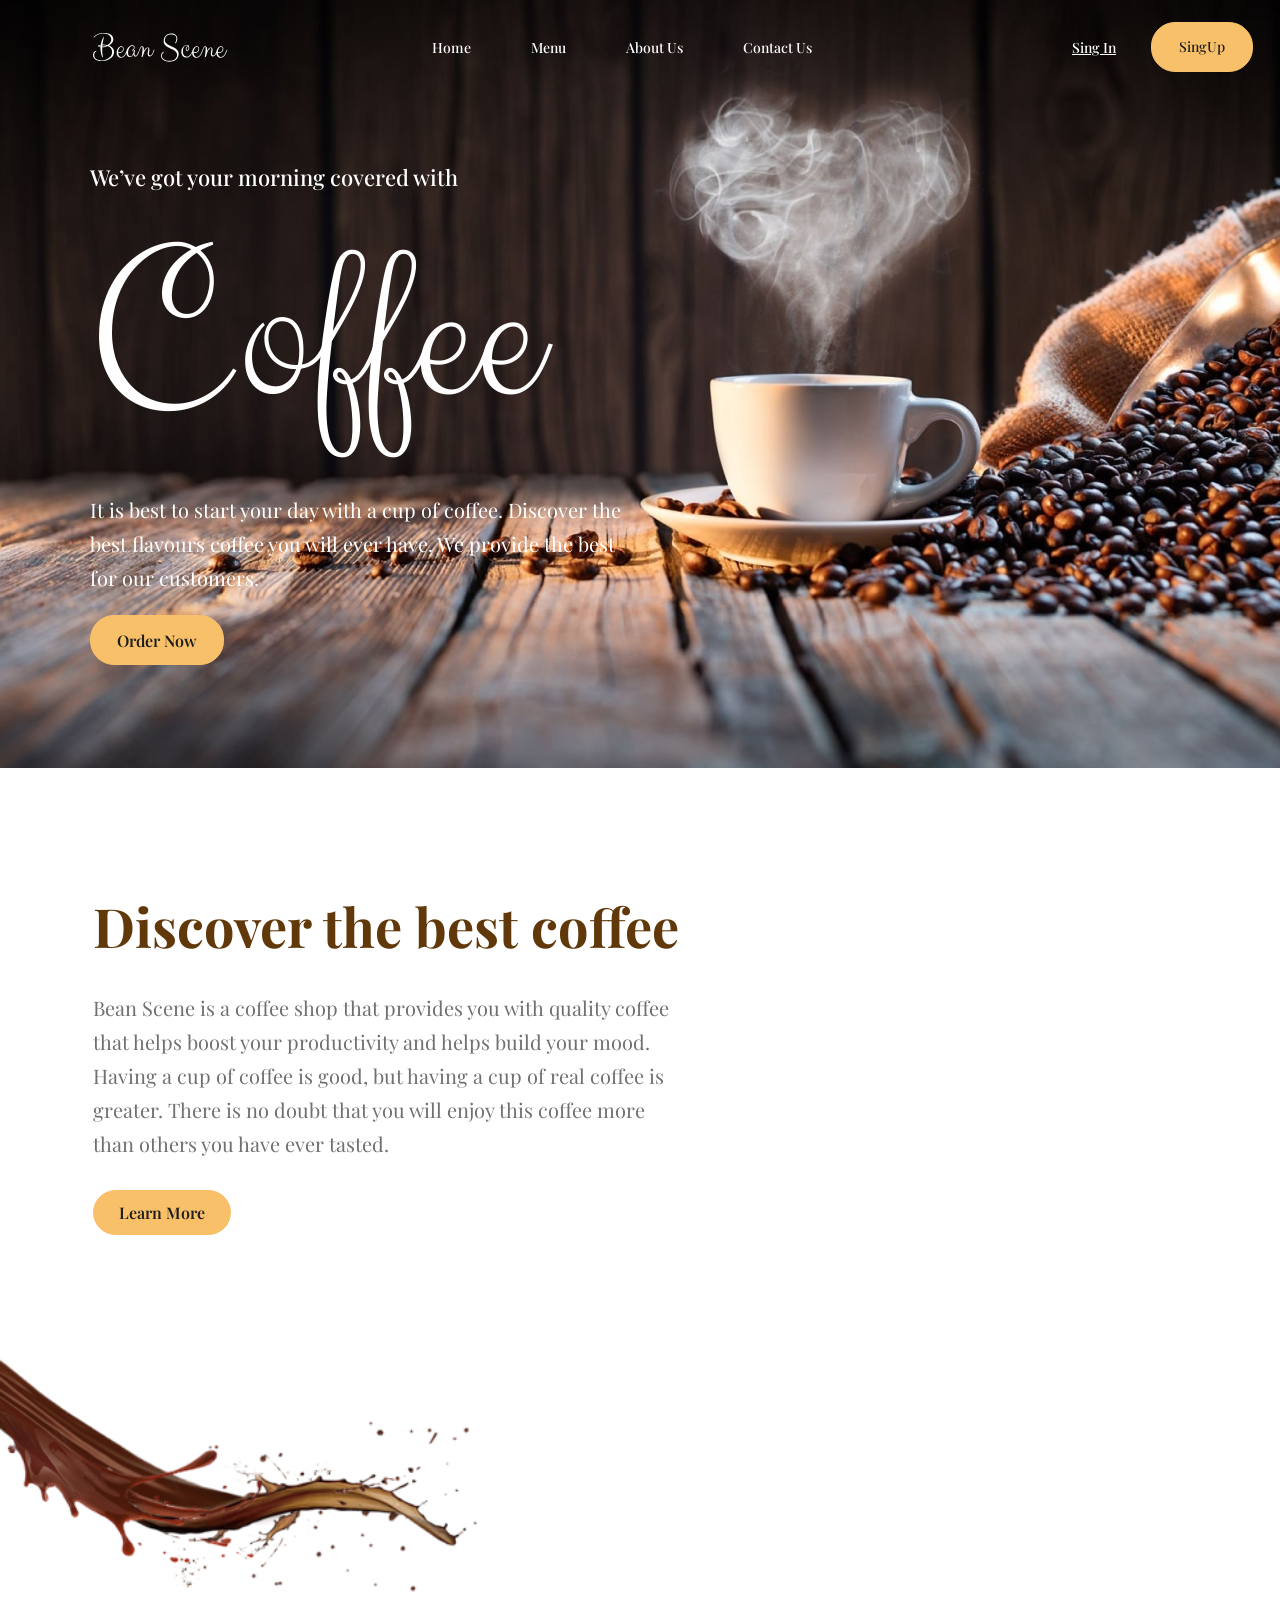
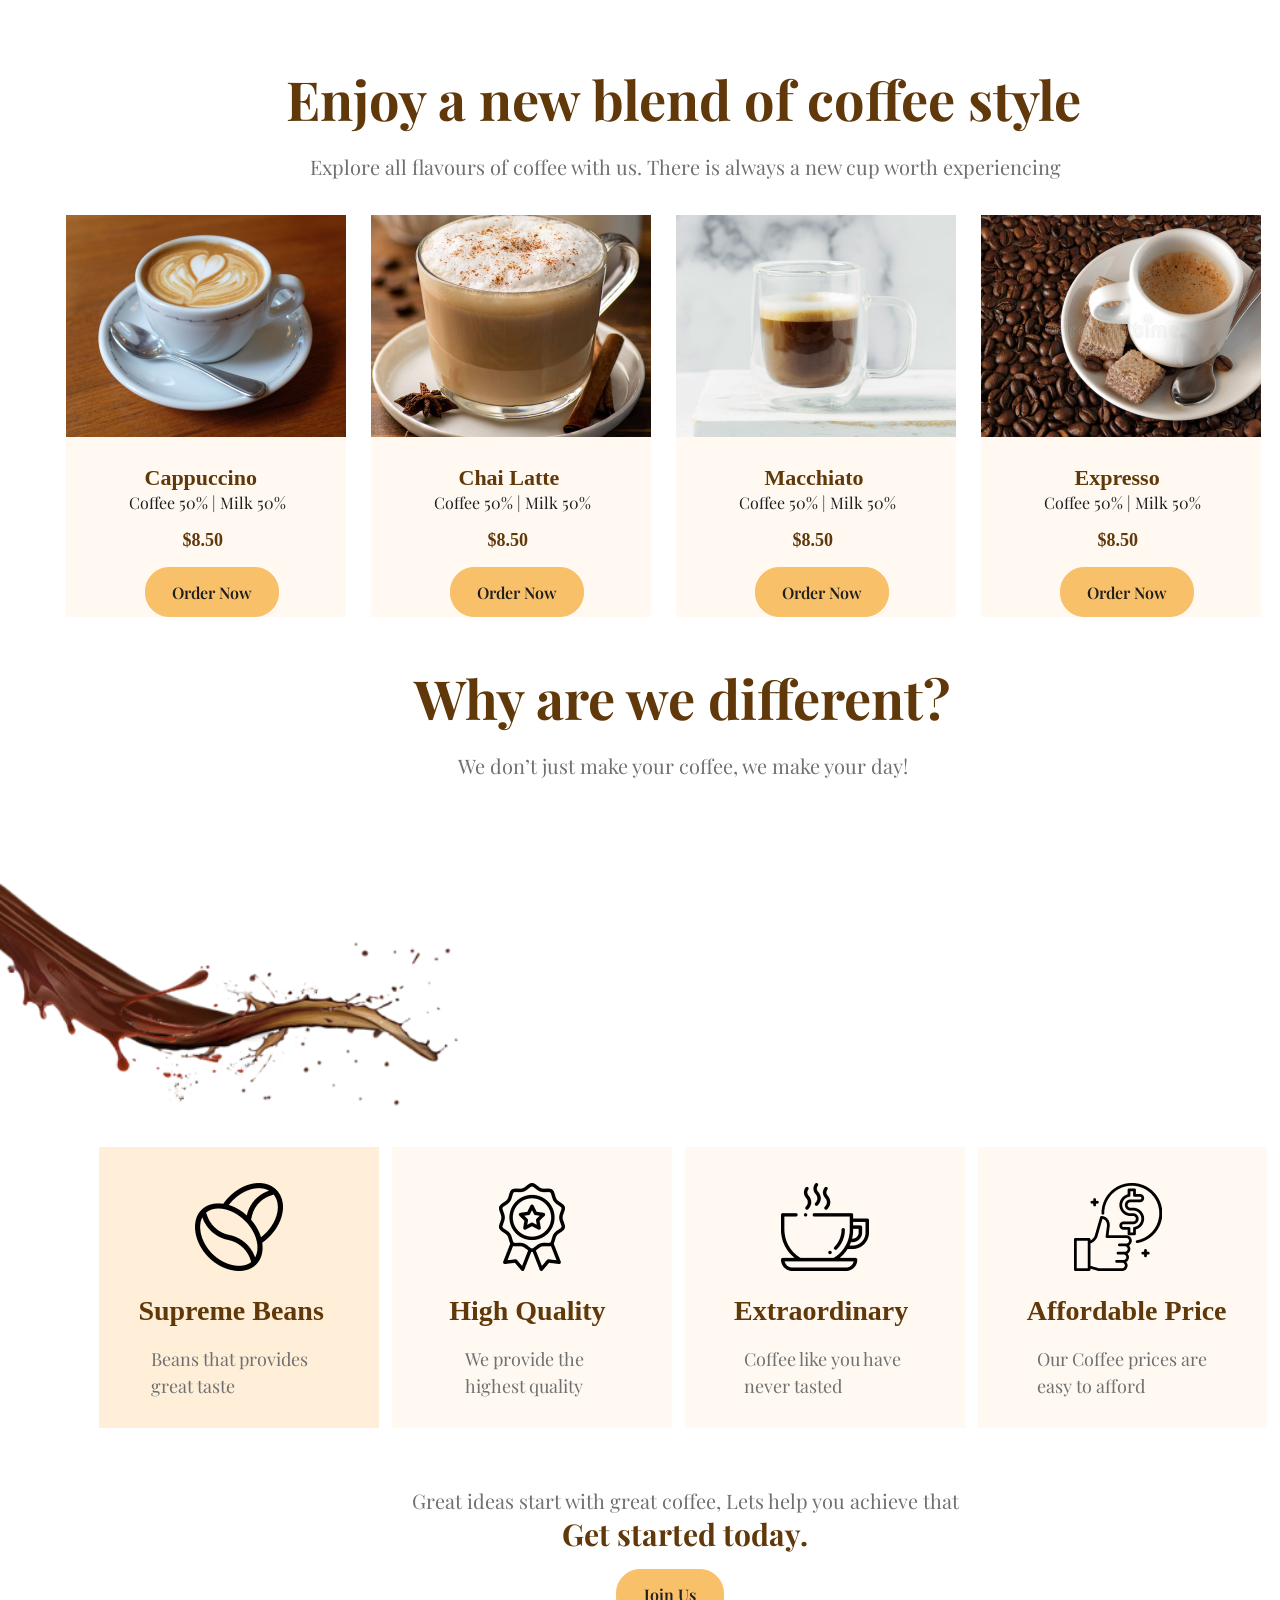
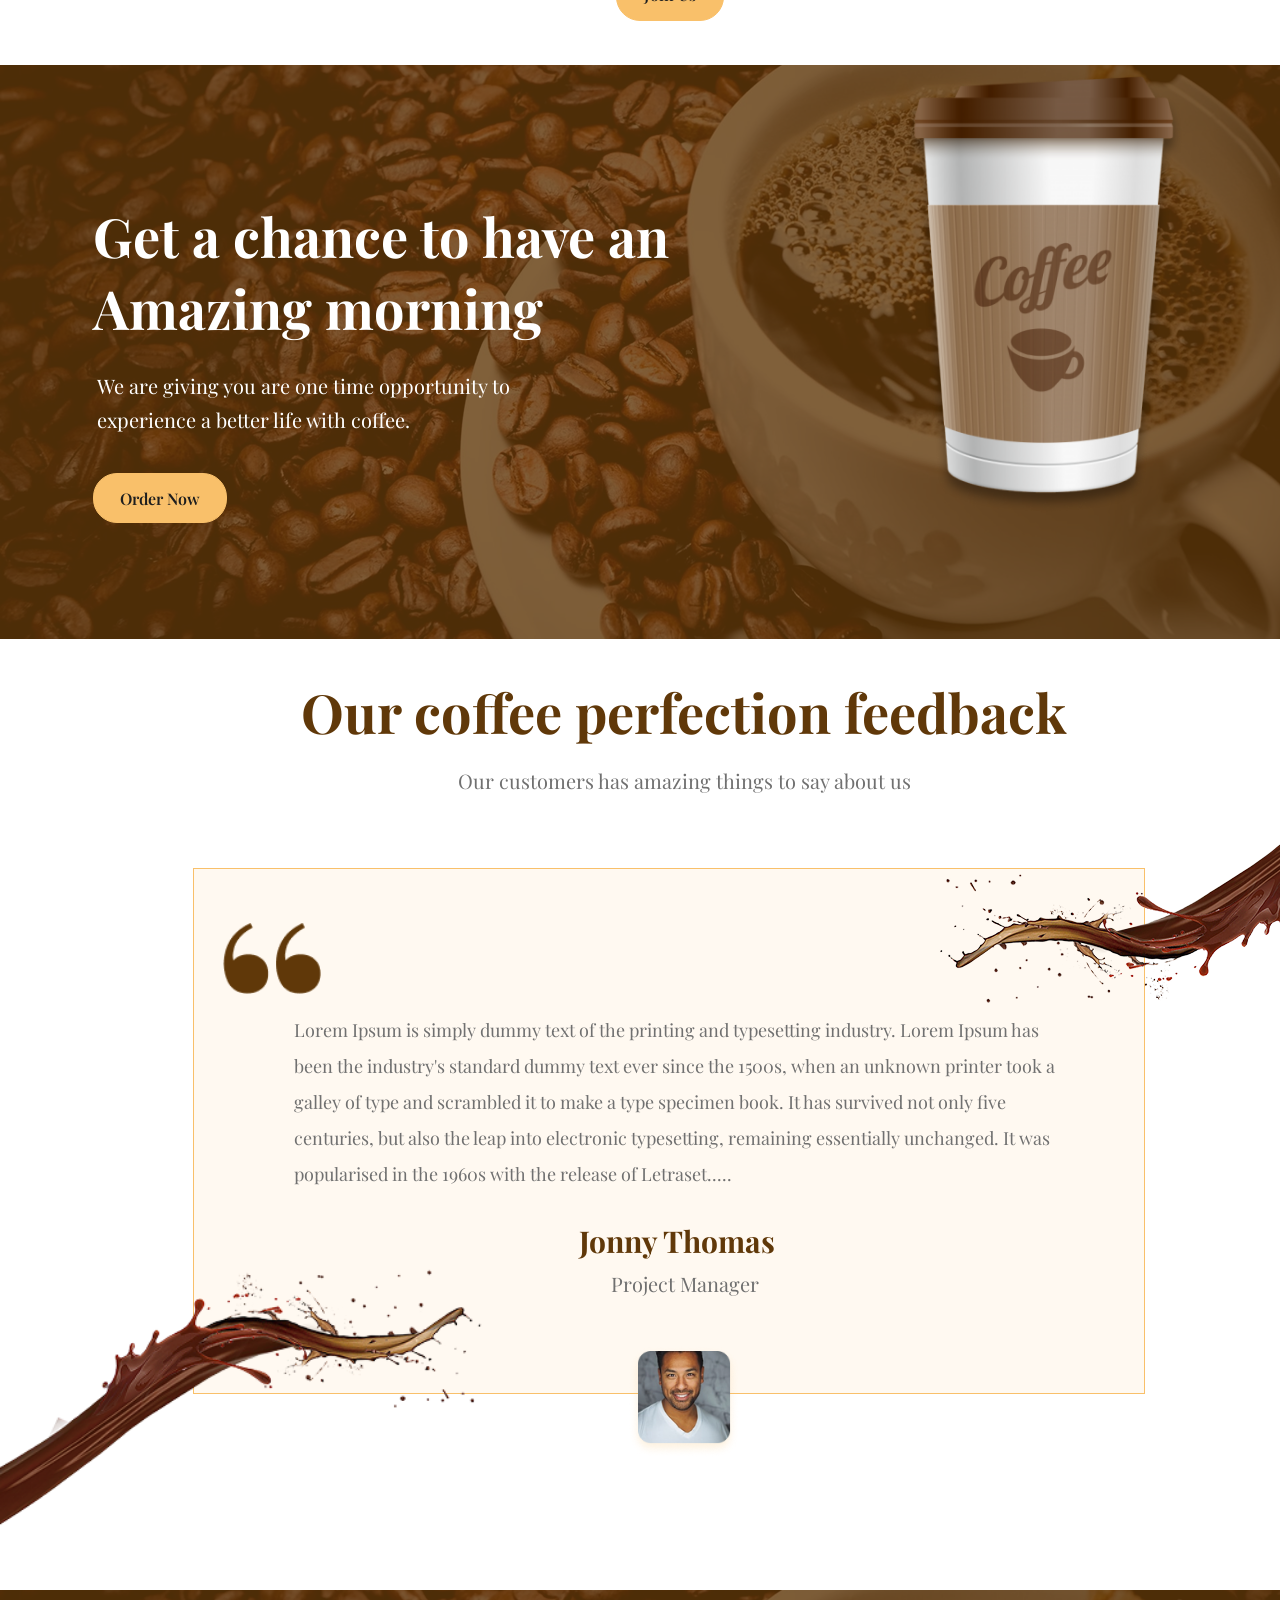
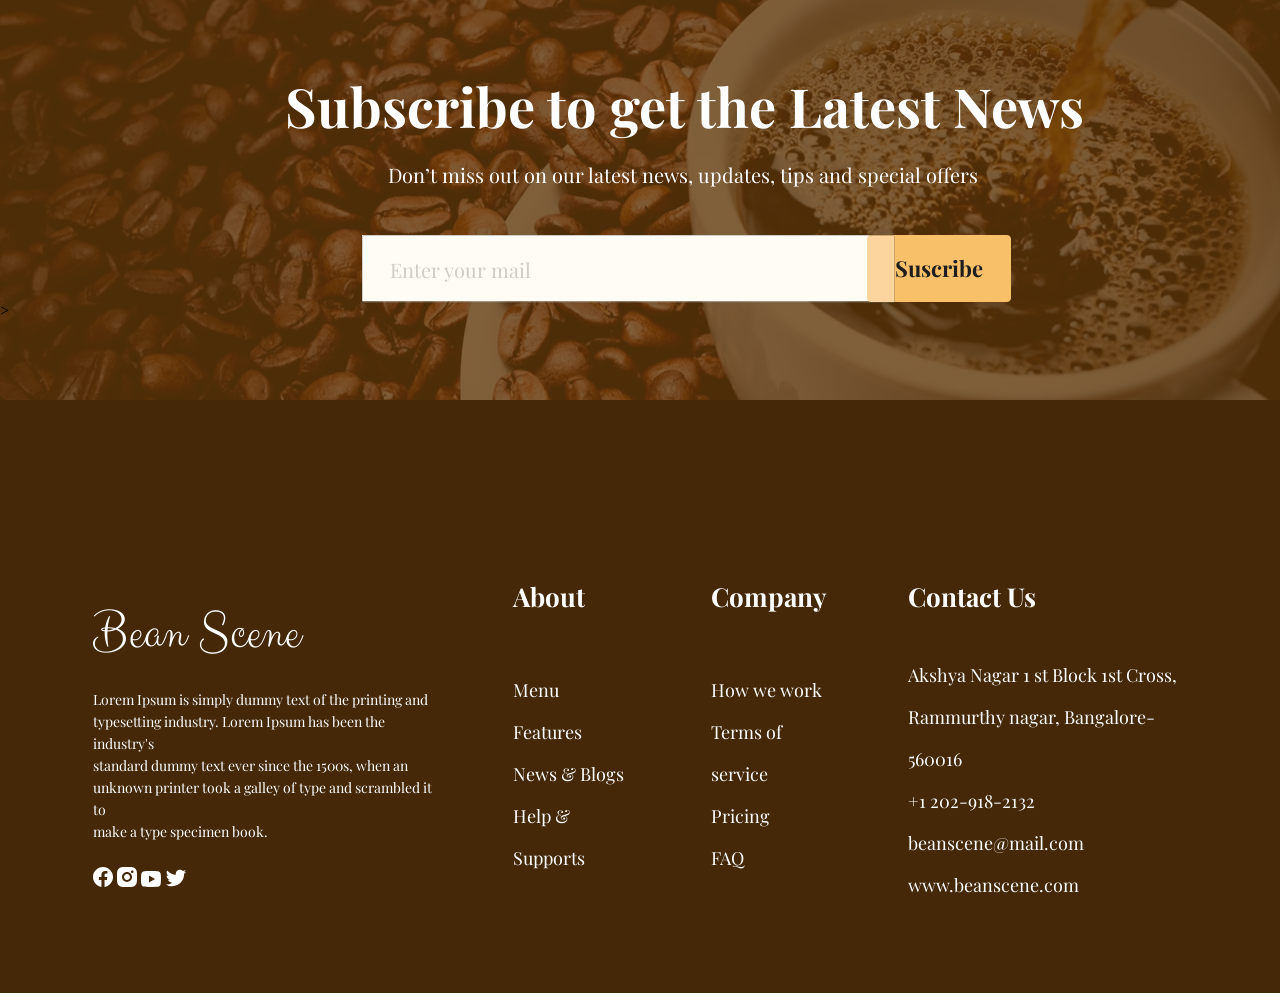
<file: index.html>
<!DOCTYPE html>
<html lang="en">
<head>
    <meta charset="UTF-8">
    <meta http-equiv="X-UA-Compatible" content="IE=edge">
    <meta name="viewport" content="width=device-width, initial-scale=1.0">
    <title>BeanScene</title>
    <link rel="stylesheet" href="styles/style.css">
    
</head>
<body class="body">
    <header class="header">
        <img src="images/BeanScene.svg" alt="Beanscene" width="135" height="46">
            <nav class="nav">   
            <a class="menu-pup" href="">Home</a>
            <a class="menu-pup" href="">Menu</a>
            <a class="menu-pup" href="">About Us</a>
            <a class="menu-pup" href="">Contact Us</a>
            <a class="menu-link" href="">Sing In</a>
            <button class="menu-button" href="">SingUp</button>
        </nav>
    </header>
    <main class="main">
        <section class="coffee"> 
            <div class="coffee-content">
                <h5 class="Weve">We’ve got your morning covered with</h5>
                <h1 class="titlee">Coffee</h1>
                <h3 class="itis">It is best to start your day with a cup of coffee. Discover the <br> best flavours coffee you will ever have. We provide the best<br> for our customers.</h3>
                <button class="main-button" href="">Order Now</button>
                
            </div>
        </section>
        <section class="white">
            
            <div class="caca">
                
                <div class="stylizedcup">
                    <h1 class="Discover">Discover the best coffee</h1>
                    <h3 class="provides">Bean Scene is a coffee shop that provides you with quality coffee <br> that helps boost your productivity and helps build your mood.<br> Having a cup of coffee is good, but having a cup of real coffee is <br> greater. There is no doubt that you will enjoy this coffee more <br> than others you have ever tasted.</h3>
                    <button class="button" href="">Learn More</button>    
                </div>
            </div>
            </section>
                <div class="blast">
                    <img src="images/coffee_blast.png" width="498" height="272" alt="blast">
                </div>
            <section>
            <div class="blend">
                <h1 class="enjoy">Enjoy a new blend of coffee style</h1>
                <h3 class="Explore">Explore all flavours of coffee with us. There is always a new cup worth experiencing</h3>
            </div>
            
            <ul class="row">
                <div class="Cappuccino">
                    <img src="images/Cappuccino.jpg" alt="Кпапучино" width="280" height="222">
                    <h3 class="cap">Cappuccino</h3>
                    <h2 class="milk">Coffee 50% | Milk 50%</h2>
                    <h2 class="mony">$8.50</h2>
                    <button class="main-buton">Order Now</button>
                </div>
                <div class="ChaiLatte">
                    <img src="images/ChaiLatte.jpg" alt="чай" width="280" height="222">
                    <h3 class="chai">Chai Latte</h3>
                    <h2 class="milk">Coffee 50% | Milk 50%</h2>
                    <h2 class="mony">$8.50</h2>
                    <button class="main-buton">Order Now</button>
                </div>
                <div class="Macchiato">
                    <img src="images/Macchiato.jpg" alt="макиато" width="280" height="222">
                    <h3 class="mac">Macchiato</h3>
                    <h2 class="milk">Coffee 50% | Milk 50%</h2>
                    <h2 class="mony">$8.50</h2>
                    <button class="main-buton">Order Now</button>
                </div>
                <div class="Expresso">
                    <img src="images/Expresso.jpg" alt="эспрессо" width="280" height="222">
                    <h3 class="exp">Expresso</h3>
                    <h2 class="milk">Coffee 50% | Milk 50%</h2>
                    <h2 class="mony">$8.50</h2>
                    <button class="main-buton">Order Now</button>
                </div>
            </ul>
        
        </section>
        <section>
            <div class="yourday">
                <h2 class="why">Why are we different?</h2>
                <h3 class="wedont">We don’t just make your coffee, we make your day!</h3>
            </div>
                <img src="images/coffee_blast.png" width="478" height="261">

            <ul class="roaw">
                <div class="Supremebeans">
                    <div class="bibi">
                    <img src="images/coffee-beans.png" width="88" height="88">
                    </div>
                    <h2 class="Supreme">Supreme Beans</h2>
                    <h3 class="provide">Beans that provides <br>
                    great taste</h3>
                </div>
                <div class="HighQuality">
                    <div class="hihi">
                    <img src="images/badge.png" width="88" height="88">
                    </div>
                    <h2 class="High">High Quality</h2>
                    <h3 class="wewe">We provide the<br>
                    highest quality</h3>
                </div>
                <div class="Extraordinary">
                    <div class="haha">
                    <img src="images/coffee-cup.png" width="88" height="88">
                    </div>
                    <h2 class="Extraor">Extraordinary</h2>
                    <h3 class="cici">Coffee like you have<br>
                    never tasted</h3>
                </div>
                <div class="Affordableprice">
                    <div class="lala">
                    <img src="images/best-price.png" width="88" height="88">
                    </div>
                    <h2 class="Affordablepr">Affordable Price</h2>
                    <h3 class="uiui">Our Coffee prices are<br>
                    easy to afford</h3>
                </div>
            </ul>
            <h4 class="great">Great ideas start with great coffee, Lets help you achieve that</h4>
            <h3 class="get">Get started today.</h3>
            <button class="join-button" href="">Join Us</button>
        </section>
        <section class="moreamazing">
            <sidebar class="cuppie">
                    <img src="images/cup.png" width="300" height="467">
                </sidebar>
            <div class="amazing">
                <h1 class="getachance">Get a chance to have an <br>
                    Amazing morning</h1>
                <h3 class="weare">We are giving you are one time opportunity to <br>
                    experience a better life with coffee.</h3>
                <button class="order-button" href="">Order Now</button>
                
            </div>
        </section>
        <section0>
            <h1 class="our">Our coffee perfection feedback</h1>
            <h2 class="wedont">Our customers has amazing things to say about us</h2> 
                
                <div class="reversspashe2">
                    <img src="images/coffee_blast (1).png" width="442" height="272">
                </div>
        
            <section>
                    <div class="text">
                    <div class="topleft">
                        <img src="images/“.png" width="98" height="68">
                    </div>
                    <h4 class="lorem">Lorem Ipsum is simply dummy text of the printing and typesetting industry. Lorem Ipsum has <br> been the industry's standard dummy text ever since the 1500s, when an unknown printer took a <br> galley of type and scrambled it to make a type specimen book. It has survived not only five <br> centuries, but also the leap into electronic typesetting, remaining essentially unchanged. It was <br> popularised in the 1960s with the release of Letraset.....</h4>
                    <h2 class="jonny">Jonny Thomas</h2>
                    <h3 class="manager">Project Manager</h3>
                    <div class="man">
                        <img src="images/man.png" width="112" height="112">
                    </div>
                    
                </div>
            </section>
                <div class="reversspashe">
                    <img src="images/coffee_blast (2).png" width="498" height="272">
                </div>
        </section0>
        <section class="prefooter">
            <div class="all">
                <h1 class="Subs">Subscribe to get the Latest News</h1>
                <h2 class="news">Don’t miss out on our latest news, updates, tips and special offers</h2>
                <div class="enteryourname">
                    <form class="mail">
                        <input class="inputname"
                        type="text"
                        placeholder="Enter your mail"
                        > 
                    </form>   
                </div>
                <div class="sbs">
                    <button class="Suscribe-button" href="">Suscribe</button>
                </div>>
            </div>
        </section>
    </main>
        
    <footer class="footer">
        <div class="footerer">
                <div class="vivi">
                    <h1 class="Scene">Bean Scene</h1>
                    <h2 class="ipsum">Lorem Ipsum is simply dummy text of the printing and <br> typesetting industry. Lorem Ipsum has been the industry's <br> standard dummy text ever since the 1500s, when an <br> unknown printer took a galley of type and scrambled it to <br> make a type specimen book.</h2>
                    <div class="svg">
                        <img src="images/facebook.svg">
                        <img src="images/Instagram.svg">
                        <img src="images/youtube.svg">
                        <img src="images/twitter.svg">
                    </div>
                </div>
                <div class="abaute">
                    <h1 class="a1">About</h1>
                    <h2 class="b1">Menu <br>
                    Features<br>
                    News & Blogs<br>
                    Help & Supports</h2>
                </div>
                <div>
                    <h1 class="a2">Company</h1>
            <h2 class="b2">How we work<br>
            Terms of service<br>
            Pricing<br>
            FAQ</h2>
            </div>
            <div>
            <h1 class="a3">Contact Us</h1>
            <h2 class="b3">Akshya Nagar 1 st Block 1st Cross,<br> Rammurthy nagar, Bangalore-560016<br>
            +1 202-918-2132<br>
            beanscene@mail.com<br>
            www.beanscene.com</h2>
            </div>
        </div>
    </footer>
    <div class="modal-overlay" id="registerModal">
    <div class="modal-content">
        <span class="close-modal">&times;</span>
        <h2>Create an Account</h2>
        <form class="registration-form">
            <div class="form-group">
                <input type="text" placeholder="Full Name" required>
            </div>
            <div class="form-group">
                <input type="email" placeholder="Email Address" required>
            </div>
            <div class="form-group">
                <input type="password" placeholder="Password" required>
            </div>
            <div class="form-group">
                <input type="password" placeholder="Confirm Password" required>
            </div>
            <button type="submit" class="register-btn">Register</button>
            <div class="login-link">
                Already have an account? <a href="#" class="login-link">Login</a>
            </div>
        </form>
    </div>
</div>
    <script> 
    
    const modal = document.getElementById("registerModal");
    const registerBtn = document.querySelector(".menu-button");
    const closeBtn = document.querySelector(".close-modal");
    
   
    registerBtn.addEventListener("click", function() {
        modal.style.display = "block";
    });
    

    closeBtn.addEventListener("click", function() {
        modal.style.display = "none";
    });
    

    window.addEventListener("click", function(event) {
        if (event.target == modal) {
            modal.style.display = "none";
        }
    });
    </script>
</body>
</html>
</file>
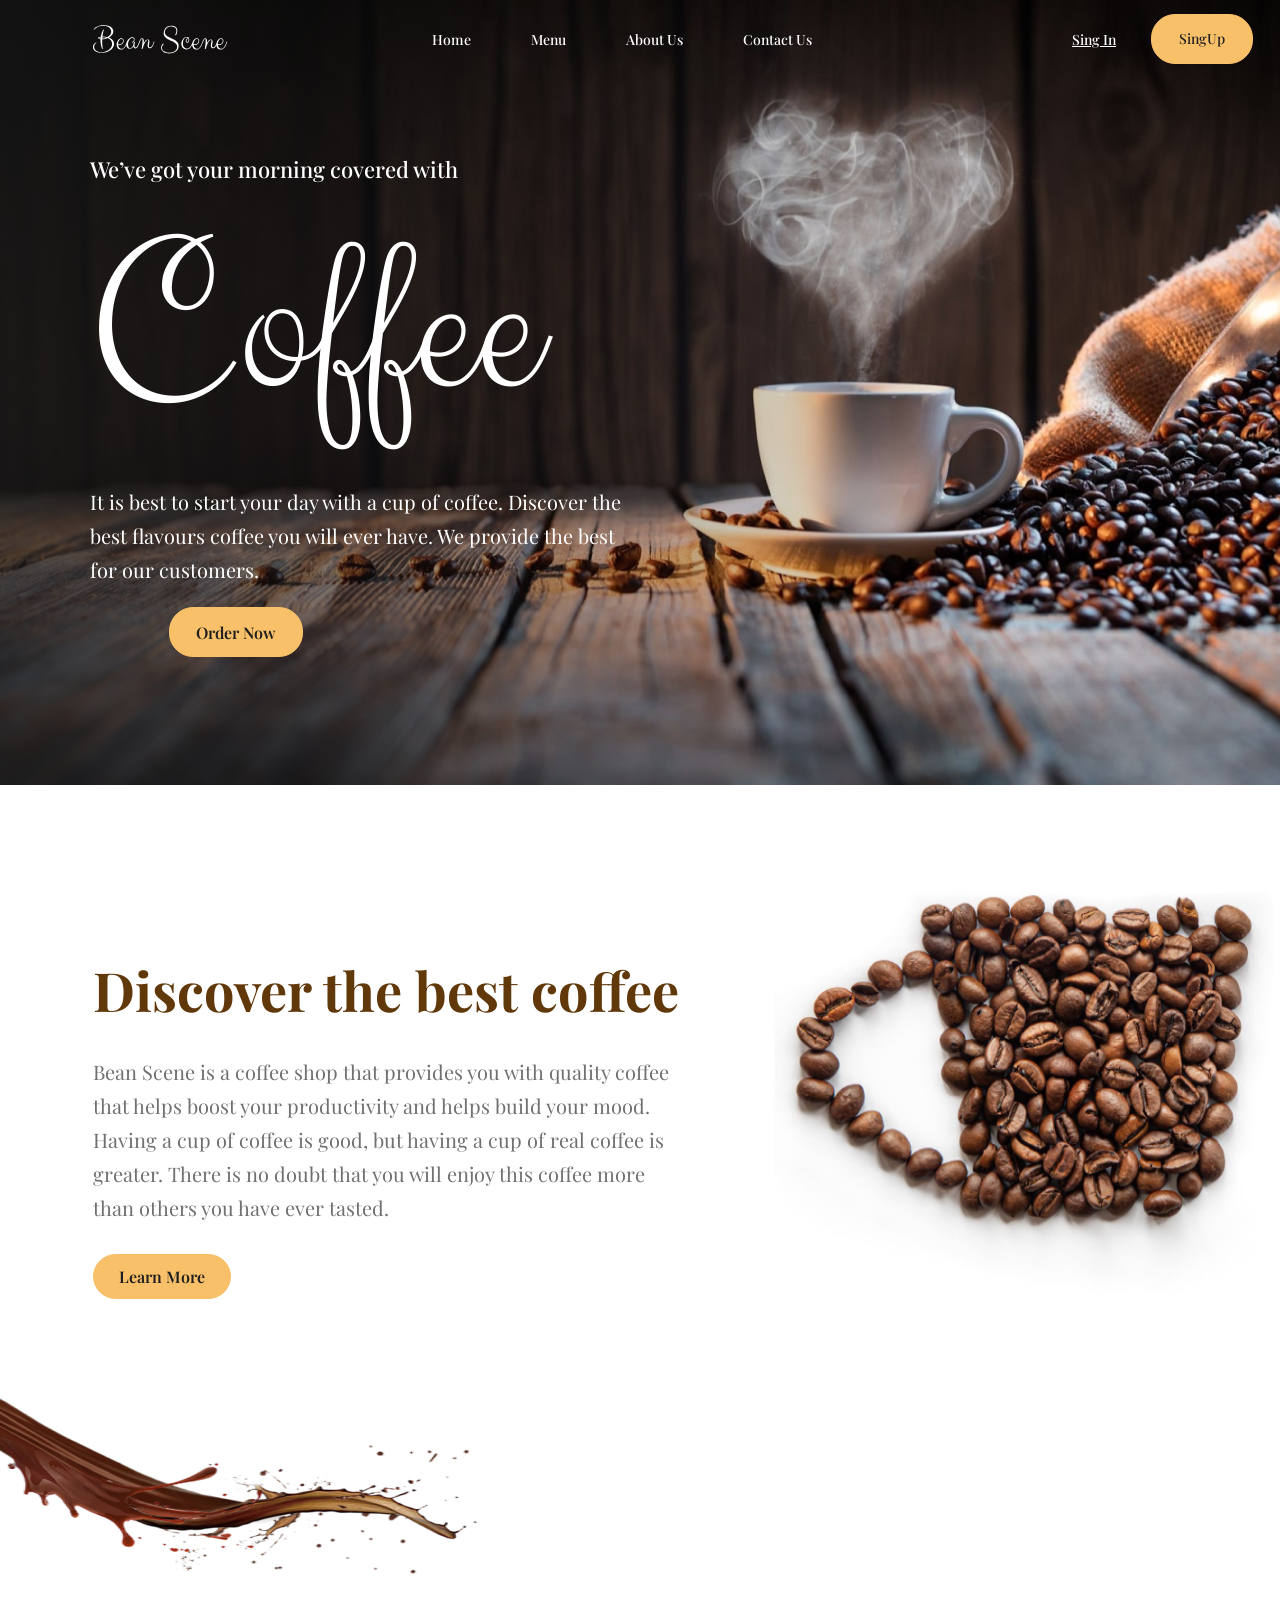
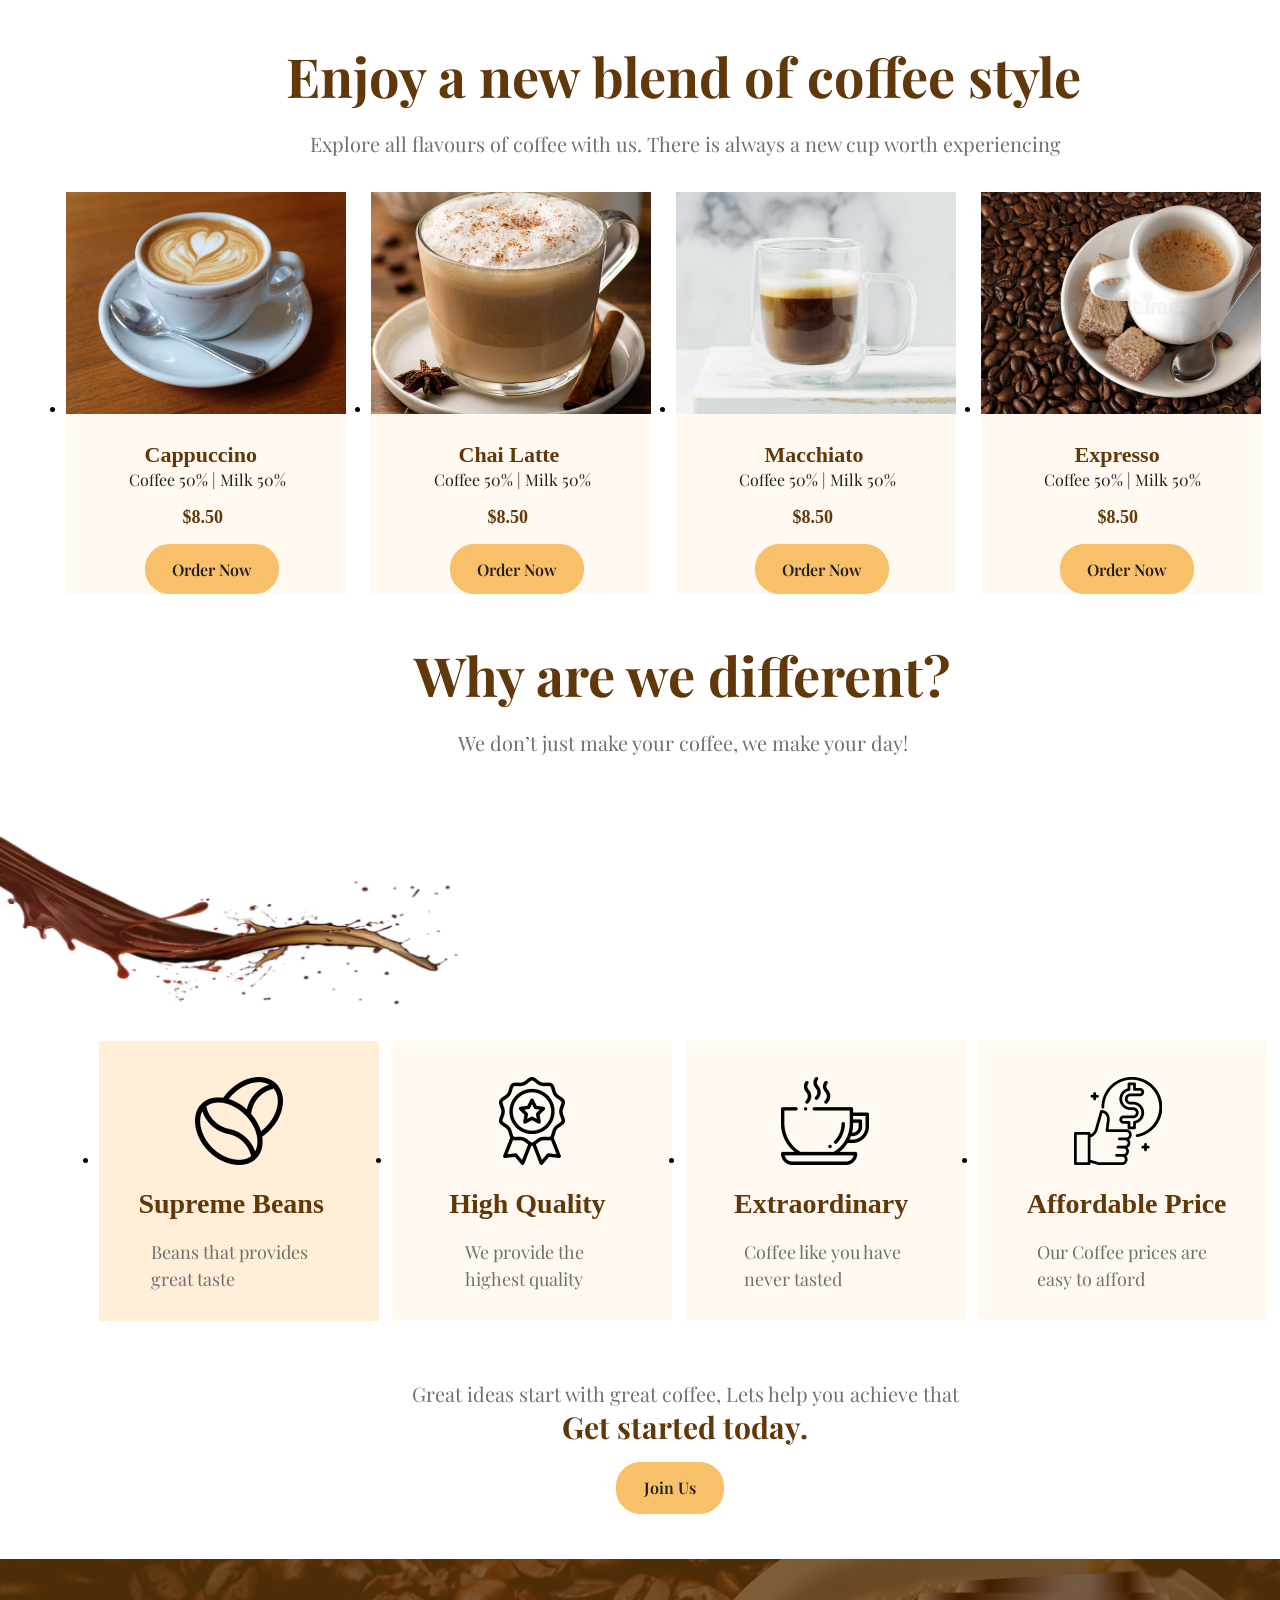
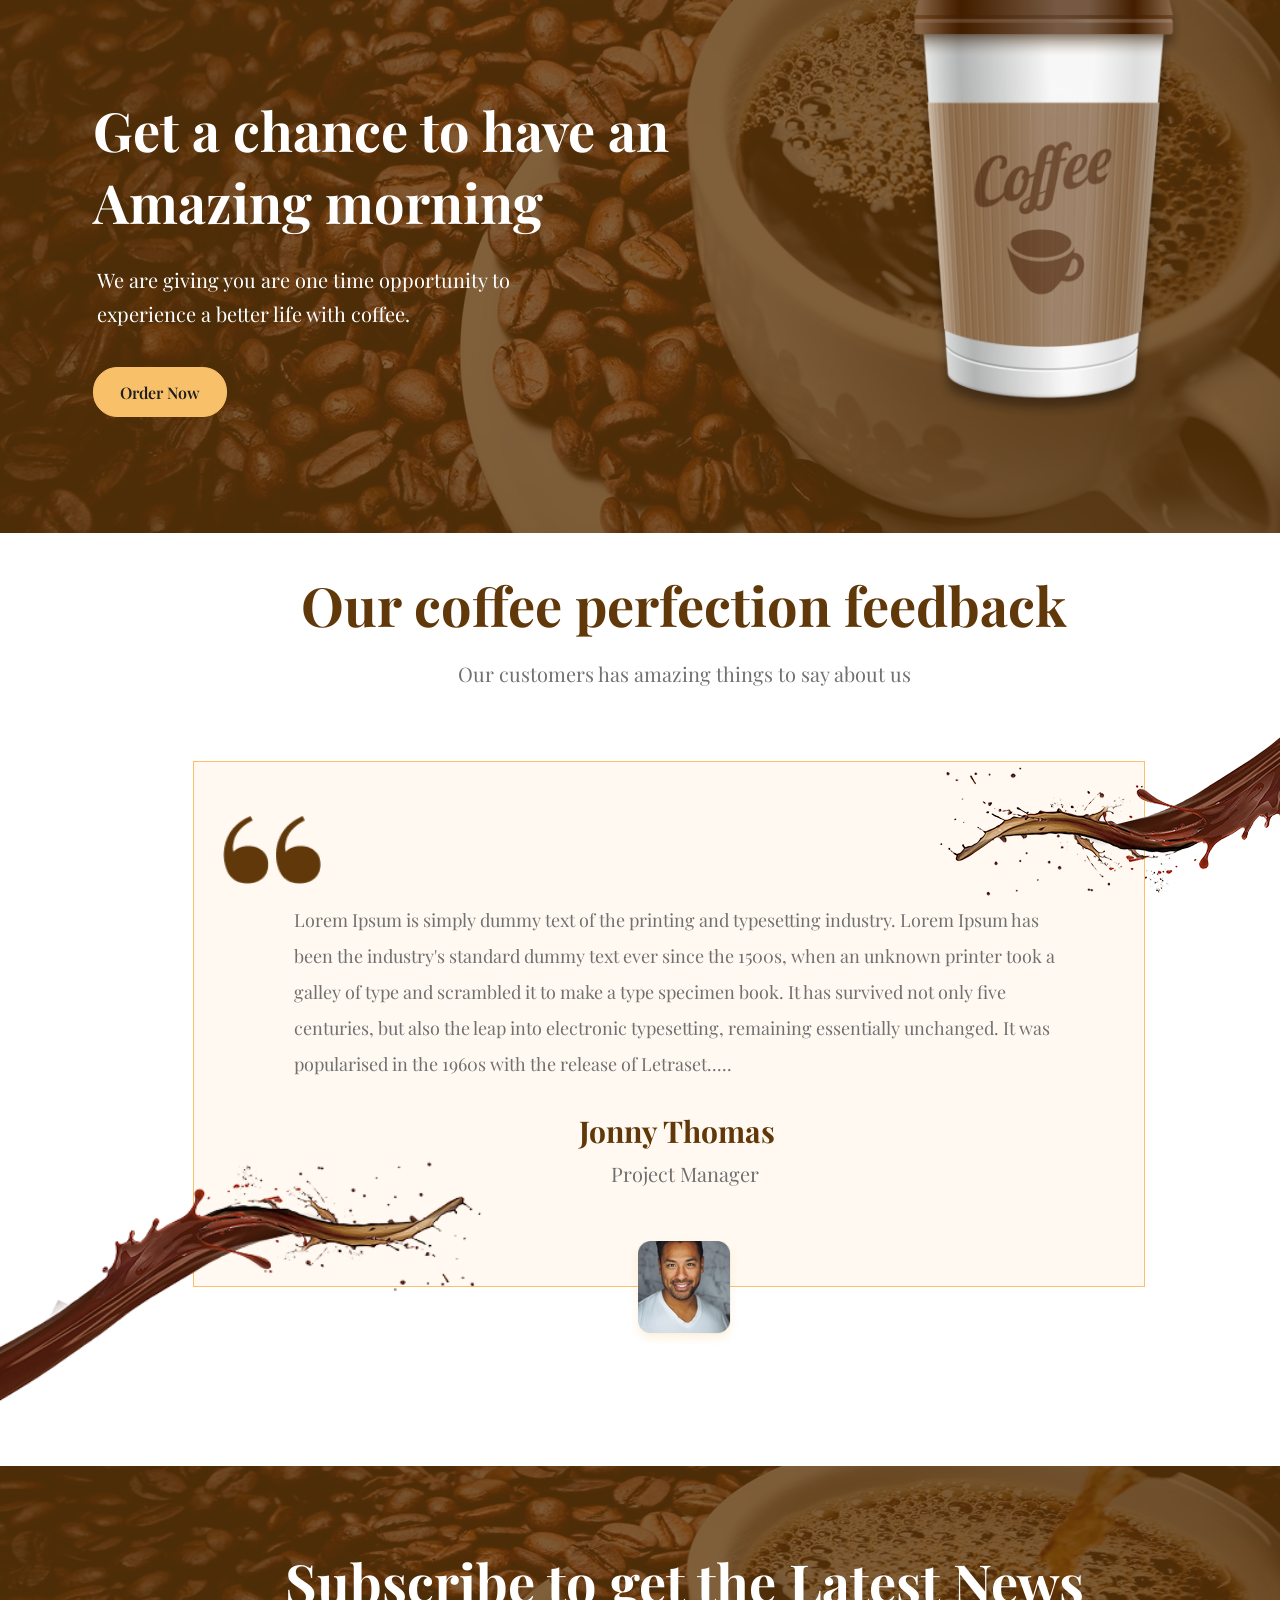
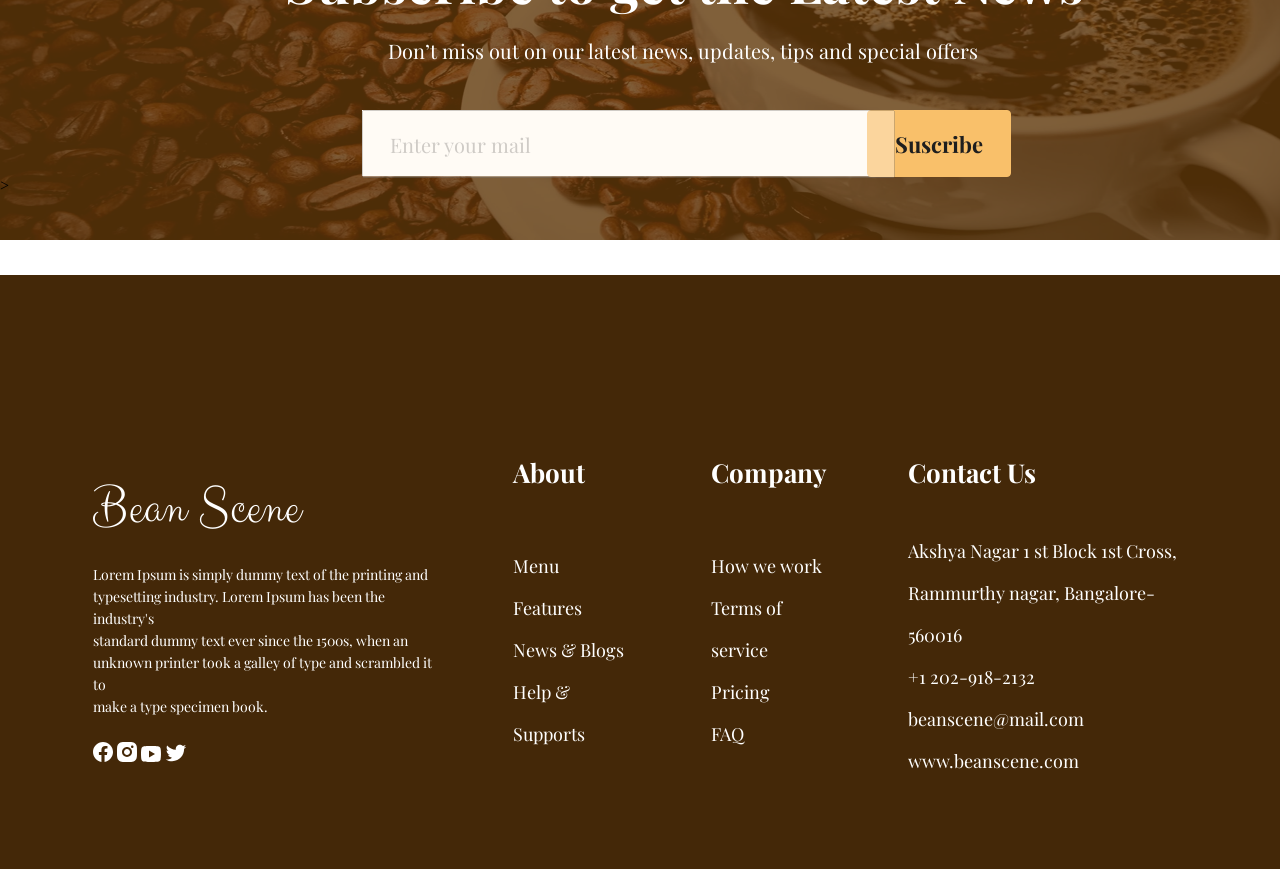
<file: coffee/index.html>
<!DOCTYPE html>
<html lang="en">
<head>
    <meta charset="UTF-8">
    <meta http-equiv="X-UA-Compatible" content="IE=edge">
    <meta name="viewport" content="width=device-width, initial-scale=1.0">
    <title>BeanScene</title>
    <link rel="stylesheet" href="styles/style.css">
</head>
<body class="body">
    <header class="header">
        <img src="images/BeanScene.svg" alt="Beanscene" width="135" height="46">
            <nav class="nav">   
            <a class="menu-pup" href="">Home</a>
            <a class="menu-pup" href="">Menu</a>
            <a class="menu-pup" href="">About Us</a>
            <a class="menu-pup" href="">Contact Us</a>
            <a class="menu-link" href="">Sing In</a>
            <button class="menu-button" href="">SingUp</button>
        </nav>
    </header>
    <main class="main">
        <section class="coffee"> 
            <div class="coffee-content">
                <h5 class="Weve">We’ve got your morning covered with</h5>
                <h1 class="titlee">Coffee</h1>
                <h3 class="itis">It is best to start your day with a cup of coffee. Discover the <br> best flavours coffee you will ever have. We provide the best<br> for our customers.</h3>
                <button class="main-button" href="">Order Now</button>
                
            </div>
        </section>
        <section class="white">
            <div class="caca">
                    <img  src="images/stylized-cup-coffee-out-coffee-beans-flat-lay 1.jpg" width="500" height="484" >
                <sidebar class="stylizedcup">
                    <h1 class="Discover">Discover the best coffee</h1>
                    <h3 class="provides">Bean Scene is a coffee shop that provides you with quality coffee <br> that helps boost your productivity and helps build your mood.<br> Having a cup of coffee is good, but having a cup of real coffee is <br> greater. There is no doubt that you will enjoy this coffee more <br> than others you have ever tasted.</h3>
                    <button class="button" href="">Learn More</button>    
                </sidebar>
            </div>
            </section>
                <div class="blast">
                    <img src="images/coffee_blast.png" width="498" height="272" alt="blast">
                </div>
            <section>
            <div class="blend">
                <h1 class="enjoy">Enjoy a new blend of coffee style</h1>
                <h3 class="Explore">Explore all flavours of coffee with us. There is always a new cup worth experiencing</h3>
            </div>
            
            <ul class="row">
                <li class="Cappuccino">
                    <img src="images/Cappuccino.jpg" alt="Кпапучино" width="280" height="222">
                    <h3 class="cap">Cappuccino</h3>
                    <h2 class="milk">Coffee 50% | Milk 50%</h2>
                    <h2 class="mony">$8.50</h2>
                    <button class="main-button" href="">Order Now</button>
                </li>
                <li class="ChaiLatte">
                    <img src="images/ChaiLatte.jpg" alt="чай" width="280" height="222">
                    <h3 class="chai">Chai Latte</h3>
                    <h2 class="milk">Coffee 50% | Milk 50%</h2>
                    <h2 class="mony">$8.50</h2>
                    <button class="main-button" href="">Order Now</button>
                </li>
                <li class="Macchiato">
                    <img src="images/Macchiato.jpg" alt="макиато" width="280" height="222">
                    <h3 class="mac">Macchiato</h3>
                    <h2 class="milk">Coffee 50% | Milk 50%</h2>
                    <h2 class="mony">$8.50</h2>
                    <button class="main-button" href="">Order Now</button>
                </li>
                <li class="Expresso">
                    <img src="images/Expresso.jpg" alt="эспрессо" width="280" height="222">
                    <h3 class="exp">Expresso</h3>
                    <h2 class="milk">Coffee 50% | Milk 50%</h2>
                    <h2 class="mony">$8.50</h2>
                    <button class="main-button" href="">Order Now</button>
                </li>
            </ul>
        
        </section>
        <section>
            <div class="yourday">
                <h2 class="why">Why are we different?</h2>
                <h3 class="wedont">We don’t just make your coffee, we make your day!</h3>
            </div>
                <img src="images/coffee_blast.png" width="478" height="261">

            <ul class="roaw">
                <li class="Supremebeans">
                    <div class="bibi">
                    <img src="images/coffee-beans.png" width="88" height="88">
                    </div>
                    <h2 class="Supreme">Supreme Beans</h2>
                    <h3 class="provide">Beans that provides <br>
                    great taste</h3>
                </li>
                <li class="HighQuality">
                    <div class="hihi">
                    <img src="images/badge.png" width="88" height="88">
                    </div>
                    <h2 class="High">High Quality</h2>
                    <h3 class="wewe">We provide the<br>
                    highest quality</h3>
                </li>
                <li class="Extraordinary">
                    <div class="haha">
                    <img src="images/coffee-cup.png" width="88" height="88">
                    </div>
                    <h2 class="Extraor">Extraordinary</h2>
                    <h3 class="cici">Coffee like you have<br>
                    never tasted</h3>
                </li>
                <li class="Affordableprice">
                    <div class="lala">
                    <img src="images/best-price.png" width="88" height="88">
                    </div>
                    <h2 class="Affordablepr">Affordable Price</h2>
                    <h3 class="uiui">Our Coffee prices are<br>
                    easy to afford</h3>
                </li>
            </ul>
            <h4 class="great">Great ideas start with great coffee, Lets help you achieve that</h4>
            <h3 class="get">Get started today.</h3>
            <button class="join-button" href="">Join Us</button>
        </section>
        <section class="moreamazing">
            <sidebar class="cuppie">
                    <img src="images/cup.png" width="300" height="467">
                </sidebar>
            <div class="amazing">
                <h1 class="getachance">Get a chance to have an <br>
                    Amazing morning</h1>
                <h3 class="weare">We are giving you are one time opportunity to <br>
                    experience a better life with coffee.</h3>
                <button class="order-button" href="">Order Now</button>
                
            </div>
        </section>
        <section0>
            <h1 class="our">Our coffee perfection feedback</h1>
            <h2 class="wedont">Our customers has amazing things to say about us</h2> 
                
                <div class="reversspashe2">
                    <img src="images/coffee_blast (1).png" width="442" height="272">
                </div>
        
            <section>
                    <div class="text">
                    <div class="topleft">
                        <img src="images/“.png" width="98" height="68">
                    </div>
                    <h4 class="lorem">Lorem Ipsum is simply dummy text of the printing and typesetting industry. Lorem Ipsum has <br> been the industry's standard dummy text ever since the 1500s, when an unknown printer took a <br> galley of type and scrambled it to make a type specimen book. It has survived not only five <br> centuries, but also the leap into electronic typesetting, remaining essentially unchanged. It was <br> popularised in the 1960s with the release of Letraset.....</h4>
                    <h2 class="jonny">Jonny Thomas</h2>
                    <h3 class="manager">Project Manager</h3>
                    <div class="man">
                        <img src="images/man.png" width="112" height="112">
                    </div>
                    
                </div>
            </section>
                <div class="reversspashe">
                    <img src="images/coffee_blast (2).png" width="498" height="272">
                </div>
        </section0>
        <section class="prefooter">
            <div class="all">
                <h1 class="Subs">Subscribe to get the Latest News</h1>
                <h2 class="news">Don’t miss out on our latest news, updates, tips and special offers</h2>
                <div class="enteryourname">
                    <form class="mail">
                        <input class="inputname"
                        type="text"
                        placeholder="Enter your mail"
                        > 
                        
                    </form>   
                    
                </div>
                <div class="sbs">
                    <button class="Suscribe-button" href="">Suscribe</button>
                </div>>
            </div>
        </section>
    </main>
        
    <footer class="footer">
        <div class="footerer">
                <div class="vivi">
                    <h1 class="Scene">Bean Scene</h1>
                    <h2 class="ipsum">Lorem Ipsum is simply dummy text of the printing and <br> typesetting industry. Lorem Ipsum has been the industry's <br> standard dummy text ever since the 1500s, when an <br> unknown printer took a galley of type and scrambled it to <br> make a type specimen book.</h2>
                    <div class="svg">
                        <img src="images/facebook.svg">
                        <img src="images/Instagram.svg">
                        <img src="images/youtube.svg">
                        <img src="images/twitter.svg">
                    </div>
                </div>
                <div class="abaute">
                    <h1 class="a1">About</h1>
                    <h2 class="b1">Menu <br>
                    Features<br>
                    News & Blogs<br>
                    Help & Supports</h2>
                </div>
                <div>
                    <h1 class="a2">Company</h1>
            <h2 class="b2">How we work<br>
            Terms of service<br>
            Pricing<br>
            FAQ</h2>
            </div>
            <div>
            <h1 class="a3">Contact Us</h1>
            <h2 class="b3">Akshya Nagar 1 st Block 1st Cross,<br> Rammurthy nagar, Bangalore-560016<br>
            +1 202-918-2132<br>
            beanscene@mail.com<br>
            www.beanscene.com</h2>
            </div>
        </div>
    </footer>
</body>
</html>
</file>
<file: styles/style.css>
@font-face {
    font-family: "PlayfairDisplay";
    src: url("../fonts/PlayfairDisplay-Regular.ttf");
    font-weight: 400;
    font-style: normal;
    font-display: swap;
}
@font-face {
    font-family: "PlayfairDisplay";
    src: url("../fonts/PlayfairDisplay-Bold.ttf");
    font-weight: 700;
    font-style: normal;
    font-display: swap;
}
@font-face {
    font-family: "PlayfairDisplay";
    src: url("../fonts/PlayfairDisplay-Italic.ttf");
    font-weight: 400;
    font-style: italic;
    font-display: swap;
}
@font-face {
    font-family: "PlayfairDisplay";
    src: url("../fonts/PlayfairDisplay-Medium.ttf");
    font-weight: 500;
    font-style: normal;
    font-display: swap;
}
@font-face {
    font-family: "PlayfairDisplay";
    src: url("../fonts/PlayfairDisplay-Black.ttf");
    font-weight: 900;
    font-style: normal;
    font-display: swap;
}
@font-face {
    font-family: "PlayfairDisplay";
    src: url("../fonts/PlayfairDisplay-BlackItalic.ttf");
    font-weight: 900;
    font-style: italic;
    font-display: swap;
}
@font-face {
    font-family: "PlayfairDisplay";
    src: url("../fonts/PlayfairDisplay-BoldItalic.ttf");
    font-weight: 700;
    font-style: italic;
    font-display: swap;
}
@font-face {
    font-family: "PlayfairDisplay";
    src: url("../fonts/PlayfairDisplay-ExtraBold.ttf");
    font-weight: 800;
    font-style: normal;
    font-display: swap;
}
@font-face {
    font-family: "PlayfairDisplay";
    src: url("../fonts/PlayfairDisplay-ExtraBoldItalic.ttf");
    font-weight: 800;
    font-style: italic;
    font-display: swap;
}
@font-face {
    font-family: "PlayfairDisplay";
    src: url("../fonts/PlayfairDisplay-MediumItalic.ttf");
    font-weight: 500;
    font-style: italic;
    font-display: swap;
}
@font-face {
    font-family: "PlayfairDisplay";
    src: url("../fonts/PlayfairDisplay-SemiBold.ttf");
    font-weight: 600;
    font-style: normal;
    font-display: swap;
}
@font-face {
    font-family: "PlayfairDisplay";
    src: url("../fonts/PlayfairDisplay-SemiBoldItalic.ttf");
    font-weight: 600;
    font-style: italic;
    font-display: swap;
}
@font-face {
    font-family: "ClickerScript";
    src: url("../fonts/ClickerScript-Regular.ttf");
    font-weight: 400;
    font-style: normal;
    font-display: swap;
}

.header{
    display: flex;
    justify-content: space-between;
    align-items: center;
    
    background-color: transparent;
    padding-left: 93px;
    padding-right: 93px;
    padding-top: 14px;
    
}

.body{
    width: 1366px;
    margin-left: auto;
    margin-right: auto;
    background-image:  url(../images/coffee_image.jpg);
    background-repeat: no-repeat;
    background-attachment: local;
    background-position: center top;

}

.nav{
    display: flex;
    align-items: center;
}

.menu-pup{
    font-weight: 500;
    font-size: 14px;
    line-height: 19px;
    color: #FFFFFF;
    text-decoration: none;
    font-family: "PlayfairDisplay", Arial, sans-serif;
    margin: 0;
    padding-right: 60px;
    
}
.menu-link{
    font-weight: 500;
    font-size: 14px;
    line-height: 19px;
    color: #FFFFFF;
    text-decoration: underline;
    font-family: "PlayfairDisplay", Arial, sans-serif;
    margin: 0;
    padding-right: 35px;
    padding-left: 200px;
}

.menu-button{
    font-weight: 500;
    font-size: 14px;

    color: #1E1E1E;
    background-color: #F9C06A;

    border: 1px solid #F9C06A;
    border-radius: 24px;
    padding-top: 14px;
    padding-left: 27px;
    padding-right: 27px;
    padding-bottom: 15px;
    font-family: "PlayfairDisplay", Arial, sans-serif;
    margin-right: 20px;
    cursor: pointer;
}
.menu-button:active{
    background-color: #FFEED8;
    transform: scale(0.98);
}
.main-button{
    font-weight: 600;
    font-size: 16px;

    color: #1E1E1E;
    background-color: #F9C06A;

    border: 1px solid #F9C06A;
    border-radius: 24px;
    padding-top: 14px;
    padding-left: 26px;
    padding-bottom: 13px;
    padding-right: 26px;
    font-family: "PlayfairDisplay", Arial, sans-serif;

    cursor: pointer;
}

.main-button:active{
    background-color: #FFEED8;
    transform: scale(0.98);
}
.main-buton{
    font-weight: 600;
    font-size: 16px;

    color: #1E1E1E;
    background-color: #F9C06A;

    border: 1px solid #F9C06A;
    border-radius: 24px;
    padding-top: 14px;
    padding-left: 26px;
    padding-bottom: 13px;
    padding-right: 26px;
    font-family: "PlayfairDisplay", Arial, sans-serif;
    margin-left: 79px;
    cursor: pointer;
}
.main-buton:active{
    background-color: #FFF9F1;
    transform: scale(0.98);
}
.coffee{
    padding: 90px;
}

.Weve{
    font-weight: 500;
    font-size: 22px;
    color: #FFFFFF;
    text-decoration: none;
    font-family:"PlayfairDisplay", Arial, sans-serif;
    margin-top: 0px;
    margin-bottom: 0px;
}

.titlee{
    font-weight: 400;
    font-size: 220px;
    color: #FFFFFF;
    text-decoration: none;
    font-family: "ClickerScript", Arial, sans-serif;
    margin-top: 0px;
    margin-bottom: 10px;
}

.itis{
    font-weight: 400;
    font-size: 20px;
    color: #FFFFFF;
    text-decoration: none;
    font-family:"PlayfairDisplay", Arial, sans-serif;
    margin-top: 0px;
    margin-bottom: 20px;
    line-height: 34px;
}


.Discover{
    font-weight: 700;
    font-size: 54px;
    color: #603809;
    text-decoration: none;
    line-height: 72px;
    font-family:"PlayfairDisplay", Arial, sans-serif;
    margin-bottom: 29px;
    margin-left: 93px;
}
.provides{
    font-weight: 400;
    font-size: 20px;
    color: #707070;
    text-decoration: none;
    font-family:"PlayfairDisplay", Arial, sans-serif;
    margin-top: 0px;
    margin-bottom: 29px;
    line-height: 34px;
    margin-left: 93px;
}


.stylizedcup{
    
    margin-top: 25px;
    padding-right: 95px;
    float: left;
    padding-bottom: 20px;
    
}
.caca{
    padding-top: 65px;
}

.button{
    font-weight: 600;
    font-size: 16px;

    color: #1E1E1E;
    background-color: #F9C06A;

    border: 1px solid #F9C06A;
    border-radius: 24px;
    padding: 11px 25px;
    font-family: "PlayfairDisplay", Arial, sans-serif;
    cursor: pointer;
    margin-left: 93px;
}
.button:active{
    background-color: #FFF9F1;
    transform: scale(0.98);
}
.blast{
    padding-right: 400px;
}
.join-button{
    font-weight: 600;
    font-size: 16px;

    color: #1E1E1E;
    background-color: #F9C06A;

    border: 1px solid #F9C06A;
    border-radius: 24px;
    padding: 14.5px 27px;
    font-family: "PlayfairDisplay", Arial, sans-serif;
    margin-left: 616px;
    cursor: pointer;
}
.join-button:active{
    background-color: #FFF9F1;
    transform: scale(0.98);
}
.blend{ 
    padding-bottom: 15px;
}

.enjoy{
    font-weight: 700;
    font-size: 54px;
    color: #603809;
    text-decoration: none;
    line-height: 72px;
    font-family:"PlayfairDisplay", Arial, sans-serif;
    margin-bottom: 15px;
    margin-left: 286px;
}
.Explore{
    font-weight: 400;
    font-size: 20px;
    color: #707070;
    text-decoration: none;
    font-family:"PlayfairDisplay", Arial, sans-serif;
    margin-top: 0px;
    margin-bottom: 0px;
    line-height: 34px;
    padding-left: 310px;
}
.row{
    display: flex;
    justify-content: space-around;
    padding-right: 93px;
    padding-left: 53px;
   
}



.why{
    font-weight: 700;
    font-size: 54px;
    color: #603809;
    text-decoration: none;
    line-height: 72px;
    font-family:"PlayfairDisplay", Arial, sans-serif;
    margin-bottom: 15px;
    margin-left: 414px;
}

.wedont{
    font-weight: 400;
    font-size: 20px;
    color: #707070;
    text-decoration: none;
    font-family:"PlayfairDisplay", Arial, sans-serif;
    margin-top: 0px;
    margin-bottom: 0px;
    line-height: 34px;
    margin-left: 458px;
}
.great{
    font-weight: 400;
    font-size: 20px;
    color: #707070;
    text-decoration: none;
    font-family:"PlayfairDisplay", Arial, sans-serif;
    padding-top: 32px;
    margin-bottom: 0px;
    line-height: 27px;
    margin-left: 412px;
}
.get{
    font-weight: 700;
    font-size: 30px;
    color: #603809;
    text-decoration: none;
    line-height: 40px;
    font-family:"PlayfairDisplay", Arial, sans-serif;
    margin-bottom: 15px;
    margin-left: 562px;
    margin-top: 0px;
}
.roaw{
    display: flex;
    justify-content: space-around;
    padding-right: 93px;
    padding-left: 93px;
}
.Supremebeans{
    background-color: #FFEED8;
}
.HighQuality{
    background-color: #FFF9F1;

}
.Extraordinary{
    background-color: #FFF9F1;

}
.Affordableprice{
    background-color: #FFF9F1;
}

.enter{
    font-weight: 400;
    font-size: 20px;

    color: 000000;
    background-color: #F9C06A;

    border: 1px solid #F9C06A;
    border-radius: 4px;
    padding: 14.5px 27px;
    font-family: "PlayfairDisplay", Arial, sans-serif;

    cursor: pointer;
}

.getachance{
    font-weight: 700;
    font-size: 54px;
    color: #FFFFFF;
    line-height: 72px;
    font-family: "PlayfairDisplay", Arial, sans-serif;
    
    padding-left: 93px;
    padding-top: 135px;
}
.weare{
    font-weight: 400;
    font-size: 20px;
    color: #ffffff;
    text-decoration: none;
    font-family:"PlayfairDisplay", Arial, sans-serif;
    line-height: 34px;
    padding-left: 97px;
    padding-right: 698px;
    margin-top: -20px;
    
}
.amazing{
    width: 1366px;
    height: 574px;
    background-image: url(../images/Coffee.png) ;
    background-repeat: no-repeat;
    background-attachment: local;
    background-size: 1366px 574px;
    
}

.cuppie{
    
    padding-right: 173px;
    float: right;
    padding-bottom: 53px;
}

.order-button{
    font-weight: 600;
    font-size: 16px;

    color: #1E1E1E;
    background-color: #F9C06A;

    border: 1px solid #F9C06A;
    border-radius: 24px;
    padding-top: 14px;
    padding-left: 26px;
    padding-bottom: 13px;
    padding-right: 26px;
    font-family: "PlayfairDisplay", Arial, sans-serif;
    margin-left: 93px;
    margin-top: 16px;
    cursor: pointer;
}
.order-button:active{
    background-color: #FFF9F1;
    transform: scale(0.98);
}
.our{
    font-weight: 700;
    font-size: 54px;
    color: #603809;
    text-decoration: none;
    line-height: 72px;
    font-family:"PlayfairDisplay", Arial, sans-serif;
    margin-bottom: 16px;
    margin-left: 301px;
}

.lorem{
    font-weight: 400;
    font-size: 18px;
    color: #707070;
    text-decoration: none;
    font-family:"PlayfairDisplay", Arial, sans-serif;
    margin-top: 14px;
    margin-bottom: 28px;
    line-height: 36px;
    margin-left: 100px;
    
    
    justify-content: center;
    
}

.jonny{
    font-weight: 700;
    font-size: 30px;
    color: #603809;
    text-decoration: none;
    line-height: 43px;
    font-family:"PlayfairDisplay", Arial, sans-serif;
    margin-bottom: 4px;
    margin-left: 385px;
    margin-top: 28px;
}
.text{
    background-color: #FFF9F1;
    width: 950px;
    height: 524px;
    border: 1px solid #F9C06A;

    margin-left: 193px;
    margin-top: 44px;
    margin-bottom: 138px;
    
}
.manager{
    font-weight: 400;
    font-size: 20px;
    color: #707070;
    text-decoration: none;
    font-family:"PlayfairDisplay", Arial, sans-serif;
    margin-top: 0px;
    margin-bottom: 45px;
    line-height: 34px;
    margin-left: 417px;
    
}

.Subs{
    font-weight: 700;
    font-size: 54px;
    color: #ffffff;
    text-decoration: none;
    line-height: 72px;
    font-family:"PlayfairDisplay", Arial, sans-serif;
    padding-bottom: 16px;
    margin-bottom: 0px;
    padding-left: 285px;
    padding-top: 80px;
}
.news{
    font-weight: 400;
    font-size: 20px;
    color: #ffffff;
    text-decoration: none;
    font-family:"PlayfairDisplay", Arial, sans-serif;
    padding-bottom: 26px;
    line-height: 34px;
    margin-left: 388px;
    margin-top: 0px;
}
.prefooter{
    width: 1366px;
    
    background-image: url(../images/Coffee.png);
    background-repeat: no-repeat;
    background-attachment: local;
    background-size: 1366px 574px;
}
.name{
    font-weight: 400;
    font-size: 20px;
    color: #000000;
    opacity: 34%;
    text-decoration: none;
    font-family:"PlayfairDisplay", Arial, sans-serif;
    line-height: 34px;
    margin: 0px;
    padding-top: 16px;
    padding-left: 26px;
}
.enteryourname{
    margin-left: 362px;
    
}
.all{
    padding-bottom: 80px;
}
.mail{ 
    background-color: #FFF9F1;
    width: 642px;
    height: 66px; 
    padding-right: -137px;
}
.Suscribe-button{
    font-weight: 700;
    font-size: 22px;

    color: #1E1E1E;
    background-color: #F9C06A;

    border: 1px solid #F9C06A;
    border-radius: 4px;
    padding: 17.5px 27px;
    font-family: "PlayfairDisplay", Arial, sans-serif;
    margin-left: 867px;
    cursor: pointer;  
    
}

.Suscribe-button:active{
    background-color: #FFF9F1;
    transform: scale(0.98);
}
.sbs{
    margin-top: -66px;
}
.footer{
    width: 1366px;
    background-color: #442808;
    background-image:linear-gradient(hsla(32, 79%, 15%, 0.8)), url(../images/many_beans.png);
    background-repeat: no-repeat;
    background-attachment: local;
    background-size: 1366px 698px;
}

.footerer{
    padding-left: 93px;
    padding-right: 93px;
    padding-top: 162px;
    padding-bottom: 72px;
    justify-content: space-between;
    display: flex;
    color: #ffffff;
}

.Scene{
    font-size: 54px;
    line-height: 71px;
    font-weight: 400;
    margin-bottom: 20px;
    font-family: "ClickerScript", Arial, sans-serif;
}
.ipsum{
    font-size: 14px;
    line-height: 22px;
    font-weight: 400;
    font-family: "PlayfairDisplay", Arial, sans-serif;
    margin-right: 66px;
}
.a1{
    font-size: 26px;
    line-height: 35px;
    font-weight: 700;
    font-family: "PlayfairDisplay", Arial, sans-serif;
    margin-bottom: 55px;
}
.b1{
    font-size: 18px;
    line-height: 42px;
    font-weight: 400;
    font-family: "PlayfairDisplay", Arial, sans-serif;
    margin-right: 66px;
}
.a2{
    font-size: 26px;
    line-height: 35px;
    font-weight: 700;
    font-family: "PlayfairDisplay", Arial, sans-serif;
    margin-bottom: 55px;
}
.b2{
    font-size: 18px;
    line-height: 42px;
    font-weight: 400;
    font-family: "PlayfairDisplay", Arial, sans-serif;
    margin-right: 66px;
}
.a3{
    font-size: 26px;
    line-height: 35px;
    font-weight: 700;
    font-family: "PlayfairDisplay", Arial, sans-serif;
    margin-bottom: 40px;
}
.b3{
    font-size: 18px;
    line-height: 42px;
    font-weight: 400;
    font-family: "PlayfairDisplay", Arial, sans-serif;
    margin-right: 66px;
}

.Cappuccino{
    background-color: #FFF9F1;
    
}
.cap{
    font-size: 22px;
    line-height: 29px;
    font-weight: 700;
    color: #603809;
    padding-left: 79px;
    margin-bottom: 0px;
}
.exp{
    font-size: 22px;
    line-height: 29px;
    font-weight: 700;
    color: #603809;
    padding-left: 94px;
    margin-bottom: 0px;
}
.chai{
    font-size: 22px;
    line-height: 29px;
    font-weight: 700;
    color: #603809;
    padding-left: 88px;
    margin-bottom: 0px;
}
.mac{
    font-size: 22px;
    line-height: 29px;
    font-weight: 700;
    color: #603809;
    padding-left: 89px;
    margin-bottom: 0px;
    
}
.ChaiLatte{
    background-color: #FFF9F1;
}
.Macchiato{
    background-color: #FFF9F1;
}
.Expresso{
    background-color: #FFF9F1;
}
.milk{
    font-weight: 400;
    font-size: 16px;
    color: #1E1E1E;
    text-decoration: none;
    font-family:"PlayfairDisplay", Arial, sans-serif;
    line-height: 21px;
    padding-left: 63px;
    margin: 0px;
    margin-bottom: 0px;
}
.mony{
    font-size: 18px;
    line-height: 24px;
    font-weight: 700;
    color: #603809;
    padding-left: 117px;
    padding-right: 117px;
}
.inputname{
    font-weight: 400;
    font-size: 20px;
    color: #000000;
    opacity: 34%;
    text-decoration: none;
    font-family:"PlayfairDisplay", Arial, sans-serif;
    line-height: 34px;
    margin: 0px;
    padding-top: 16px;
    padding-left: 26px;
    padding-right: 245px;
    padding-bottom: 14px;
}

.Supreme{
    font-size: 28px;
    line-height: 24px;
    font-weight: 700;
    color: #603809;
    padding-left: 39px;
    padding-right: 40px;
    
}
.bibi{
    margin-left: 96px;
    padding-top: 36px;
    margin-right: 96px;
}
.provide{
    font-weight: 400;
    font-size: 18px;
    color: #707070;
    text-decoration: none;
    font-family:"PlayfairDisplay", Arial, sans-serif;
    line-height: 27px;
    padding-left: 52px;
    padding-bottom: 10px;
}

.High{
    font-size: 28px;
    line-height: 24px;
    font-weight: 700;
    color: #603809;
    padding-left: 57px;
    padding-right: 40px;
    
}
.hihi{
    margin-left: 96px;
    padding-top: 36px;
    margin-right: 96px;
}
.wewe{
    font-weight: 400;
    font-size: 18px;
    color: #707070;
    text-decoration: none;
    font-family:"PlayfairDisplay", Arial, sans-serif;
    line-height: 27px;
    padding-left: 73px;
    padding-bottom: 10px;
}

.Extraor{
    font-size: 28px;
    line-height: 24px;
    font-weight: 700;
    color: #603809;
    padding-left: 49px;
    padding-right: 40px;
    
}
.haha{
    margin-left: 96px;
    padding-top: 36px;
    margin-right: 96px;
}
.cici{
    font-weight: 400;
    font-size: 18px;
    color: #707070;
    text-decoration: none;
    font-family:"PlayfairDisplay", Arial, sans-serif;
    line-height: 27px;
    padding-left: 59px;
    padding-bottom: 10px;
}

.Affordablepr{
    font-size: 28px;
    line-height: 24px;
    font-weight: 700;
    color: #603809;
    padding-left: 49px;
    padding-right: 40px;
    
}
.lala{
    margin-left: 96px;
    padding-top: 36px;
    margin-right: 96px;
}
.uiui{
    font-weight: 400;
    font-size: 18px;
    color: #707070;
    text-decoration: none;
    font-family:"PlayfairDisplay", Arial, sans-serif;
    line-height: 27px;
    padding-left: 59px;
    padding-bottom: 10px;
}
.man{
    width: 112px;
    margin-left: 434px;
    
}
.topleft{
    margin-left: 29px;
    margin-top: 54px;
}
.reversspashe{
    margin-top: -280px;

}
.reversspashe2{
    margin-left: 924px;
    padding-right: -880px;
    margin-top: -50px;
    margin-bottom: -200px;
}
.svg{
    justify-content: center;
    margin-top: 24px;
}

img {
    max-width: 100%;
    height: auto;
}


.modal-overlay {
    display: none;
    position: fixed;
    z-index: 1000;
    left: 0;
    top: 0;
    width: 100%;
    height: 100%;
    background-color: rgba(0, 0, 0, 0.7);
}

.modal-content {
    background-color: #FFF9F1;
    margin: 10% auto;
    padding: 40px;
    border: 1px solid #F9C06A;
    border-radius: 8px;
    width: 100%;
    max-width: 500px;
    position: relative;
    box-shadow: 0 4px 8px rgba(0, 0, 0, 0.1);
}

.close-modal {
    position: absolute;
    right: 25px;
    top: 15px;
    color: #603809;
    font-size: 28px;
    font-weight: bold;
    cursor: pointer;
}

.close-modal:hover {
    color: #F9C06A;
}

.modal-content h2 {
    color: #603809;
    text-align: center;
    margin-bottom: 30px;
    font-family: "PlayfairDisplay", Arial, sans-serif;
    font-weight: 700;
    font-size: 32px;
}

.registration-form .form-group {
    margin-bottom: 20px;
}

.registration-form input {
    width: 100%;
    padding: 15px;
    border: 1px solid #ddd;
    border-radius: 4px;
    font-size: 16px;
    font-family: "PlayfairDisplay", Arial, sans-serif;
    background-color: #FFFFFF;
}

.registration-form input:focus {
    border-color: #F9C06A;
    outline: none;
}

.register-btn {
    width: 100%;
    padding: 15px;
    background-color: #F9C06A;
    color: #1E1E1E;
    border: none;
    border-radius: 4px;
    font-size: 16px;
    font-weight: 600;
    cursor: pointer;
    font-family: "PlayfairDisplay", Arial, sans-serif;
    margin-top: 10px;
    transition: background-color 0.3s;
}

.register-btn:hover {
    background-color: #E0A95B;
}

.login-link {
    text-align: center;
    margin-top: 20px;
    color: #603809;
    font-family: "PlayfairDisplay", Arial, sans-serif;
}

.login-link a {
    color: #F9C06A;
    text-decoration: none;
    font-weight: 600;
}

.login-link a:hover {
    text-decoration: underline;
}

@media (max-width: 768px) {
    
    .body {
        background-color: #ffffff;
        background-position: top left;
        
    }

    .header {
        flex-direction: column;
        padding: 20px;
        align-items: flex-start;
    }

    .nav {
        
        width: 100%;
        margin-top: 20px;
    }
    .getachance{
        margin-left: 80px;
    }

    .menu-pup, 
    .menu-link {
        padding: 10px 0;
        margin-right: 0;
        width: 100%;
        text-align: center;
        border-bottom: 1px solid rgba(255,255,255,0.1);
    }

    .cuppie{
        margin-top: 50px;
    }
    .menu-button {
        margin: 0px 0 0 0;
        
        text-align: center;
    }

    .svg{
        text-align: center;
        padding-bottom: 20px;
    }
    
    .coffee {
        padding: 40px 20px;
        text-align: center;
    }
    
    .titlee {
        font-size: 200px;
    }

    .Weve,
    .itis {
        font-size: 25px;
        
    }
    .Weve,
    .itis {
        opacity: 83%;
        background-color: #553712;
    }
    
    .Discover,
    .enjoy,
    .why,
    .our{
        font-size: 50px;
        line-height: 1.2;
        margin-left: 0;
        text-align: center;
    }
    .Discover{
        margin-top: -20px;
    }
    .Subs{
        font-size: 36px;
        line-height: 1.2;
        margin-left: -270px;
        text-align: center;
    }

    .provides,
    .Explore,
    .wedont,
    .great,
    .news,
    .weare {
        font-size: 25px;
        line-height: 1.4;
        padding-left: 0;
        margin-left: 0;
        text-align: center;
        padding-right: 0;
    }

    .caca {
        width: 1366px;
        height: 370px;
        margin-top: -20px;
        padding-top: -65px;
        opacity: 100%;
        background-color: #FFEED8;
    }

    .muhehe{
        width: 0px;
        height: 0px;
    }
    .stylizedcup {
        float: none;
        padding-right: 0;
        margin-top: 15px;
        background-color: #FFEED8;
    }

    .button,
    .join-button,
    .order-button {
        margin-left: auto;
        margin-right: auto;
        display: block;
    }

    .row,
    .roaw {
        flex-direction: row;
        margin: 20px 20px;
    }

    .Cappuccino,
    .ChaiLatte,
    .Macchiato,
    .Expresso,
    .Supremebeans,
    .HighQuality,
    .Extraordinary,
    .Affordableprice {
        width: 90%;
        margin-bottom: 20px;
    }

    .text {
        width: auto;
        margin: 20px;
        height: auto;
        padding: 20px;
    }

    .lorem{
        font-size: 25px;
    }
    .lorem,
    .jonny,
    .manager {
        margin-left: 0;
        text-align: center;
    }

    .man {
        margin-left: auto;
        margin-right: auto;
    }
    .inputname{
        
        text-align: center;
    }
    .enteryourname {
        margin-left: 445px;
        text-align: center;
    }

    .mail {
        width: 55%;
        text-align: center;
    }

    .Suscribe-button {
        margin-left: 365px;
        margin-top: 20px;
        width: calc(50% - 40px);
        margin-top: 70px;
        
    }

    .footerer {
        
        padding: 60px 45px;
    }

    .Scene,
    .ipsum,
    .a1,
    .b1,
    .a2,
    .b2,
    .a3,
    .b3 {
        margin-right: 0;
        margin-bottom: 20px;
        text-align: center;
    }

    .menu-pup:hover,
    .menu-link:hover {
        color: #F9C06A;
        transform: translateX(5px);
    }

    .menu-button:hover,
    .main-button:hover,
    .main-buton:hover,
    .button:hover,
    .join-button:hover,
    .order-button:hover,
    .Suscribe-button:hover {
        background-color: #E0A95B;
        transform: scale(1.02);
    }

    .menu-pup,
    .menu-link,
    .menu-button,
    .main-button,
    .main-buton,
    .button,
    .join-button,
    .order-button,
    .Suscribe-button {
        transition: all 0.3s ease;
    }

    .cap:hover,
    .exp:hover,
    .chai:hover,
    .mac:hover {
        color: #F9C06A;
        transition: color 0.3s ease;
    }
}
</file>
<file: coffee/styles/style.css>
@font-face {
    font-family: "PlayfairDisplay";
    src: url("../fonts/PlayfairDisplay-Regular.ttf");
    font-weight: 400;
    font-style: normal;
    font-display: swap;
}
@font-face {
    font-family: "PlayfairDisplay";
    src: url("../fonts/PlayfairDisplay-Bold.ttf");
    font-weight: 700;
    font-style: normal;
    font-display: swap;
}
@font-face {
    font-family: "PlayfairDisplay";
    src: url("../fonts/PlayfairDisplay-Italic.ttf");
    font-weight: 400;
    font-style: italic;
    font-display: swap;
}
@font-face {
    font-family: "PlayfairDisplay";
    src: url("../fonts/PlayfairDisplay-Medium.ttf");
    font-weight: 500;
    font-style: normal;
    font-display: swap;
}
@font-face {
    font-family: "PlayfairDisplay";
    src: url("../fonts/PlayfairDisplay-Black.ttf");
    font-weight: 900;
    font-style: normal;
    font-display: swap;
}
@font-face {
    font-family: "PlayfairDisplay";
    src: url("../fonts/PlayfairDisplay-BlackItalic.ttf");
    font-weight: 900;
    font-style: italic;
    font-display: swap;
}
@font-face {
    font-family: "PlayfairDisplay";
    src: url("../fonts/PlayfairDisplay-BoldItalic.ttf");
    font-weight: 700;
    font-style: italic;
    font-display: swap;
}
@font-face {
    font-family: "PlayfairDisplay";
    src: url("../fonts/PlayfairDisplay-ExtraBold.ttf");
    font-weight: 800;
    font-style: normal;
    font-display: swap;
}
@font-face {
    font-family: "PlayfairDisplay";
    src: url("../fonts/PlayfairDisplay-ExtraBoldItalic.ttf");
    font-weight: 800;
    font-style: italic;
    font-display: swap;
}
@font-face {
    font-family: "PlayfairDisplay";
    src: url("../fonts/PlayfairDisplay-MediumItalic.ttf");
    font-weight: 500;
    font-style: italic;
    font-display: swap;
}
@font-face {
    font-family: "PlayfairDisplay";
    src: url("../fonts/PlayfairDisplay-SemiBold.ttf");
    font-weight: 600;
    font-style: normal;
    font-display: swap;
}
@font-face {
    font-family: "PlayfairDisplay";
    src: url("../fonts/PlayfairDisplay-SemiBoldItalic.ttf");
    font-weight: 600;
    font-style: italic;
    font-display: swap;
}
@font-face {
    font-family: "ClickerScript";
    src: url("../fonts/ClickerScript-Regular.ttf");
    font-weight: 400;
    font-style: normal;
    font-display: swap;
}

.header{
    display: flex;
    justify-content: space-between;
    align-items: center;
    
    background-color: transparent;
    padding-left: 93px;
    padding-right: 93px;
    padding-top: 14px;
    
}

.body{
    width: 1366px;
    
    background-image: url(../images/overlay.svg), url(../images/coffee_image.jpg);
    background-repeat: no-repeat;
    background-attachment: local;
    background-size: 1366px 785px; 
    margin: 0px;
}

.nav{
    display: flex;
    align-items: center;
}

.menu-pup{
    font-weight: 500;
    font-size: 14px;
    line-height: 19px;
    color: #FFFFFF;
    text-decoration: none;
    font-family: "PlayfairDisplay", Arial, sans-serif;
    margin: 0;
    padding-right: 60px;
    
}
.menu-link{
    font-weight: 500;
    font-size: 14px;
    line-height: 19px;
    color: #FFFFFF;
    text-decoration: underline;
    font-family: "PlayfairDisplay", Arial, sans-serif;
    margin: 0;
    padding-right: 35px;
    padding-left: 200px;
}

.menu-button{
    font-weight: 500;
    font-size: 14px;

    color: #1E1E1E;
    background-color: #F9C06A;

    border: 1px solid #F9C06A;
    border-radius: 24px;
    padding-top: 14px;
    padding-left: 27px;
    padding-right: 27px;
    padding-bottom: 15px;
    font-family: "PlayfairDisplay", Arial, sans-serif;
    margin-right: 20px;
    cursor: pointer;
   

}


.main-button{
    font-weight: 600;
    font-size: 16px;

    color: #1E1E1E;
    background-color: #F9C06A;

    border: 1px solid #F9C06A;
    border-radius: 24px;
    padding-top: 14px;
    padding-left: 26px;
    padding-bottom: 13px;
    padding-right: 26px;
    font-family: "PlayfairDisplay", Arial, sans-serif;
    margin-left: 79px;
    cursor: pointer;
}
.coffee{
    padding: 90px;
}

.Weve{
    font-weight: 500;
    font-size: 22px;
    color: #FFFFFF;
    text-decoration: none;
    font-family:"PlayfairDisplay", Arial, sans-serif;
    margin-top: 0px;
    margin-bottom: 0px;
}

.titlee{
    font-weight: 400;
    font-size: 220px;
    color: #FFFFFF;
    text-decoration: none;
    font-family: "ClickerScript", Arial, sans-serif;
    margin-top: 0px;
    margin-bottom: 10px;
}

.itis{
    font-weight: 400;
    font-size: 20px;
    color: #FFFFFF;
    text-decoration: none;
    font-family:"PlayfairDisplay", Arial, sans-serif;
    margin-top: 0px;
    margin-bottom: 20px;
    line-height: 34px;
}


.Discover{
    font-weight: 700;
    font-size: 54px;
    color: #603809;
    text-decoration: none;
    line-height: 72px;
    font-family:"PlayfairDisplay", Arial, sans-serif;
    margin-bottom: 29px;
    margin-left: 93px;
}
.provides{
    font-weight: 400;
    font-size: 20px;
    color: #707070;
    text-decoration: none;
    font-family:"PlayfairDisplay", Arial, sans-serif;
    margin-top: 0px;
    margin-bottom: 29px;
    line-height: 34px;
    margin-left: 93px;
}


.stylizedcup{
    
    margin-top: 97.5px;
    padding-right: 95px;
    float: left;
    padding-bottom: 20px;
}
.caca{
    padding-top: 65px;
}

.button{
    font-weight: 600;
    font-size: 16px;

    color: #1E1E1E;
    background-color: #F9C06A;

    border: 1px solid #F9C06A;
    border-radius: 24px;
    padding: 11px 25px;
    font-family: "PlayfairDisplay", Arial, sans-serif;
    cursor: pointer;
    margin-left: 93px;
}

.blast{
    padding-right: 400px;
}
.join-button{
    font-weight: 600;
    font-size: 16px;

    color: #1E1E1E;
    background-color: #F9C06A;

    border: 1px solid #F9C06A;
    border-radius: 24px;
    padding: 14.5px 27px;
    font-family: "PlayfairDisplay", Arial, sans-serif;
    margin-left: 616px;
    cursor: pointer;
}

.blend{ 
    padding-bottom: 15px;
}

.enjoy{
    font-weight: 700;
    font-size: 54px;
    color: #603809;
    text-decoration: none;
    line-height: 72px;
    font-family:"PlayfairDisplay", Arial, sans-serif;
    margin-bottom: 15px;
    margin-left: 286px;
}
.Explore{
    font-weight: 400;
    font-size: 20px;
    color: #707070;
    text-decoration: none;
    font-family:"PlayfairDisplay", Arial, sans-serif;
    margin-top: 0px;
    margin-bottom: 0px;
    line-height: 34px;
    padding-left: 310px;
}
.row{
    display: flex;
    justify-content: space-around;
    padding-right: 93px;
    padding-left: 53px;
   
}



.why{
    font-weight: 700;
    font-size: 54px;
    color: #603809;
    text-decoration: none;
    line-height: 72px;
    font-family:"PlayfairDisplay", Arial, sans-serif;
    margin-bottom: 15px;
    margin-left: 414px;
}

.wedont{
    font-weight: 400;
    font-size: 20px;
    color: #707070;
    text-decoration: none;
    font-family:"PlayfairDisplay", Arial, sans-serif;
    margin-top: 0px;
    margin-bottom: 0px;
    line-height: 34px;
    margin-left: 458px;
}
.great{
    font-weight: 400;
    font-size: 20px;
    color: #707070;
    text-decoration: none;
    font-family:"PlayfairDisplay", Arial, sans-serif;
    padding-top: 32px;
    margin-bottom: 0px;
    line-height: 27px;
    margin-left: 412px;
}
.get{
    font-weight: 700;
    font-size: 30px;
    color: #603809;
    text-decoration: none;
    line-height: 40px;
    font-family:"PlayfairDisplay", Arial, sans-serif;
    margin-bottom: 15px;
    margin-left: 562px;
    margin-top: 0px;
}
.roaw{
    display: flex;
    justify-content: space-around;
    padding-right: 93px;
    padding-left: 93px;
}
.Supremebeans{
    background-color: #FFEED8;
}
.HighQuality{
    background-color: #FFF9F1;

}
.Extraordinary{
    background-color: #FFF9F1;

}
.Affordableprice{
    background-color: #FFF9F1;
}

.enter{
    font-weight: 400;
    font-size: 20px;

    color: 000000;
    background-color: #F9C06A;

    border: 1px solid #F9C06A;
    border-radius: 4px;
    padding: 14.5px 27px;
    font-family: "PlayfairDisplay", Arial, sans-serif;

    cursor: pointer;
}

.getachance{
    font-weight: 700;
    font-size: 54px;
    color: #FFFFFF;
    line-height: 72px;
    font-family: "PlayfairDisplay", Arial, sans-serif;
    
    padding-left: 93px;
    padding-top: 135px;
}
.weare{
    font-weight: 400;
    font-size: 20px;
    color: #ffffff;
    text-decoration: none;
    font-family:"PlayfairDisplay", Arial, sans-serif;
    line-height: 34px;
    padding-left: 97px;
    padding-right: 698px;
    margin-top: -20px;
    
}
.amazing{
    width: 1366px;
    height: 574px;
    background-image: url(../images/Coffee.png) ;
    background-repeat: no-repeat;
    background-attachment: local;
    background-size: 1366px 574px;
    
}

.cuppie{
    
    padding-right: 173px;
    float: right;
    padding-bottom: 53px;
}

.order-button{
    font-weight: 600;
    font-size: 16px;

    color: #1E1E1E;
    background-color: #F9C06A;

    border: 1px solid #F9C06A;
    border-radius: 24px;
    padding-top: 14px;
    padding-left: 26px;
    padding-bottom: 13px;
    padding-right: 26px;
    font-family: "PlayfairDisplay", Arial, sans-serif;
    margin-left: 93px;
    margin-top: 16px;
    cursor: pointer;
}
.our{
    font-weight: 700;
    font-size: 54px;
    color: #603809;
    text-decoration: none;
    line-height: 72px;
    font-family:"PlayfairDisplay", Arial, sans-serif;
    margin-bottom: 16px;
    margin-left: 301px;
}

.lorem{
    font-weight: 400;
    font-size: 18px;
    color: #707070;
    text-decoration: none;
    font-family:"PlayfairDisplay", Arial, sans-serif;
    margin-top: 14px;
    margin-bottom: 28px;
    line-height: 36px;
    margin-left: 100px;
    
    
    justify-content: center;
    
}

.jonny{
    font-weight: 700;
    font-size: 30px;
    color: #603809;
    text-decoration: none;
    line-height: 43px;
    font-family:"PlayfairDisplay", Arial, sans-serif;
    margin-bottom: 4px;
    margin-left: 385px;
    margin-top: 28px;
}
.text{
    background-color: #FFF9F1;
    width: 950px;
    height: 524px;
    border: 1px solid #F9C06A;

    margin-left: 193px;
    margin-top: 44px;
    margin-bottom: 138px;
    
}
.manager{
    font-weight: 400;
    font-size: 20px;
    color: #707070;
    text-decoration: none;
    font-family:"PlayfairDisplay", Arial, sans-serif;
    margin-top: 0px;
    margin-bottom: 45px;
    line-height: 34px;
    margin-left: 417px;
    
}

.Subs{
    font-weight: 700;
    font-size: 54px;
    color: #ffffff;
    text-decoration: none;
    line-height: 72px;
    font-family:"PlayfairDisplay", Arial, sans-serif;
    padding-bottom: 16px;
    margin-bottom: 0px;
    padding-left: 285px;
    padding-top: 80px;
}
.news{
    font-weight: 400;
    font-size: 20px;
    color: #ffffff;
    text-decoration: none;
    font-family:"PlayfairDisplay", Arial, sans-serif;
    padding-bottom: 26px;
    line-height: 34px;
    margin-left: 388px;
    margin-top: 0px;
}
.prefooter{
    width: 1366px;
    
    background-image: url(../images/Coffee.png);
    background-repeat: no-repeat;
    background-attachment: local;
    background-size: 1366px 374px;
}
.name{
    font-weight: 400;
    font-size: 20px;
    color: #000000;
    opacity: 34%;
    text-decoration: none;
    font-family:"PlayfairDisplay", Arial, sans-serif;
    line-height: 34px;
    margin: 0px;
    padding-top: 16px;
    padding-left: 26px;
}
.enteryourname{
    margin-left: 362px;
    
}
.all{
    padding-bottom: 80px;
}
.mail{ 
    background-color: #FFF9F1;
    width: 642px;
    height: 66px; 
    padding-right: -137px;
}
.Suscribe-button{
    font-weight: 700;
    font-size: 22px;

    color: #1E1E1E;
    background-color: #F9C06A;

    border: 1px solid #F9C06A;
    border-radius: 4px;
    padding: 17.5px 27px;
    font-family: "PlayfairDisplay", Arial, sans-serif;
    margin-left: 867px;
    cursor: pointer;  
    
}
.sbs{
    margin-top: -66px;
}
.footer{
    width: 1366px;
    background-color: #442808;
    background-image:linear-gradient(hsla(32, 79%, 15%, 0.8)), url(../images/many_beans.png);
    background-repeat: no-repeat;
    background-attachment: local;
    background-size: 1366px 698px;
}

.footerer{
    padding-left: 93px;
    padding-right: 93px;
    padding-top: 162px;
    padding-bottom: 72px;
    justify-content: space-between;
    display: flex;
    color: #ffffff;
}

.Scene{
    font-size: 54px;
    line-height: 71px;
    font-weight: 400;
    margin-bottom: 20px;
    font-family: "ClickerScript", Arial, sans-serif;
}
.ipsum{
    font-size: 14px;
    line-height: 22px;
    font-weight: 400;
    font-family: "PlayfairDisplay", Arial, sans-serif;
    margin-right: 66px;
}
.a1{
    font-size: 26px;
    line-height: 35px;
    font-weight: 700;
    font-family: "PlayfairDisplay", Arial, sans-serif;
    margin-bottom: 55px;
}
.b1{
    font-size: 18px;
    line-height: 42px;
    font-weight: 400;
    font-family: "PlayfairDisplay", Arial, sans-serif;
    margin-right: 66px;
}
.a2{
    font-size: 26px;
    line-height: 35px;
    font-weight: 700;
    font-family: "PlayfairDisplay", Arial, sans-serif;
    margin-bottom: 55px;
}
.b2{
    font-size: 18px;
    line-height: 42px;
    font-weight: 400;
    font-family: "PlayfairDisplay", Arial, sans-serif;
    margin-right: 66px;
}
.a3{
    font-size: 26px;
    line-height: 35px;
    font-weight: 700;
    font-family: "PlayfairDisplay", Arial, sans-serif;
    margin-bottom: 40px;
}
.b3{
    font-size: 18px;
    line-height: 42px;
    font-weight: 400;
    font-family: "PlayfairDisplay", Arial, sans-serif;
    margin-right: 66px;
}

.Cappuccino{
    background-color: #FFF9F1;
    
}
.cap{
    font-size: 22px;
    line-height: 29px;
    font-weight: 700;
    color: #603809;
    padding-left: 79px;
    margin-bottom: 0px;
}
.exp{
    font-size: 22px;
    line-height: 29px;
    font-weight: 700;
    color: #603809;
    padding-left: 94px;
    margin-bottom: 0px;
}
.chai{
    font-size: 22px;
    line-height: 29px;
    font-weight: 700;
    color: #603809;
    padding-left: 88px;
    margin-bottom: 0px;
}
.mac{
    font-size: 22px;
    line-height: 29px;
    font-weight: 700;
    color: #603809;
    padding-left: 89px;
    margin-bottom: 0px;
    
}
.ChaiLatte{
    background-color: #FFF9F1;
}
.Macchiato{
    background-color: #FFF9F1;
}
.Expresso{
    background-color: #FFF9F1;
}
.milk{
    font-weight: 400;
    font-size: 16px;
    color: #1E1E1E;
    text-decoration: none;
    font-family:"PlayfairDisplay", Arial, sans-serif;
    line-height: 21px;
    padding-left: 63px;
    margin: 0px;
    margin-bottom: 0px;
}
.mony{
    font-size: 18px;
    line-height: 24px;
    font-weight: 700;
    color: #603809;
    padding-left: 117px;
    padding-right: 117px;
}
.inputname{
    font-weight: 400;
    font-size: 20px;
    color: #000000;
    opacity: 34%;
    text-decoration: none;
    font-family:"PlayfairDisplay", Arial, sans-serif;
    line-height: 34px;
    margin: 0px;
    padding-top: 16px;
    padding-left: 26px;
    padding-right: 245px;
    padding-bottom: 14px;
}

.Supreme{
    font-size: 28px;
    line-height: 24px;
    font-weight: 700;
    color: #603809;
    padding-left: 39px;
    padding-right: 40px;
    
}
.bibi{
    margin-left: 96px;
    padding-top: 36px;
    margin-right: 96px;
}
.provide{
    font-weight: 400;
    font-size: 18px;
    color: #707070;
    text-decoration: none;
    font-family:"PlayfairDisplay", Arial, sans-serif;
    line-height: 27px;
    padding-left: 52px;
    padding-bottom: 10px;
}

.High{
    font-size: 28px;
    line-height: 24px;
    font-weight: 700;
    color: #603809;
    padding-left: 57px;
    padding-right: 40px;
    
}
.hihi{
    margin-left: 96px;
    padding-top: 36px;
    margin-right: 96px;
}
.wewe{
    font-weight: 400;
    font-size: 18px;
    color: #707070;
    text-decoration: none;
    font-family:"PlayfairDisplay", Arial, sans-serif;
    line-height: 27px;
    padding-left: 73px;
    padding-bottom: 10px;
}

.Extraor{
    font-size: 28px;
    line-height: 24px;
    font-weight: 700;
    color: #603809;
    padding-left: 49px;
    padding-right: 40px;
    
}
.haha{
    margin-left: 96px;
    padding-top: 36px;
    margin-right: 96px;
}
.cici{
    font-weight: 400;
    font-size: 18px;
    color: #707070;
    text-decoration: none;
    font-family:"PlayfairDisplay", Arial, sans-serif;
    line-height: 27px;
    padding-left: 59px;
    padding-bottom: 10px;
}

.Affordablepr{
    font-size: 28px;
    line-height: 24px;
    font-weight: 700;
    color: #603809;
    padding-left: 49px;
    padding-right: 40px;
    
}
.lala{
    margin-left: 96px;
    padding-top: 36px;
    margin-right: 96px;
}
.uiui{
    font-weight: 400;
    font-size: 18px;
    color: #707070;
    text-decoration: none;
    font-family:"PlayfairDisplay", Arial, sans-serif;
    line-height: 27px;
    padding-left: 59px;
    padding-bottom: 10px;
}
.man{
    width: 112px;
    margin-left: 434px;
    
}
.topleft{
    margin-left: 29px;
    margin-top: 54px;
}
.reversspashe{
    margin-top: -280px;

}
.reversspashe2{
    margin-left: 924px;
    padding-right: -880px;
    margin-top: -50px;
    margin-bottom: -200px;
}
.svg{
    justify-content: center;
    margin-top: 24px;
}
</file>
